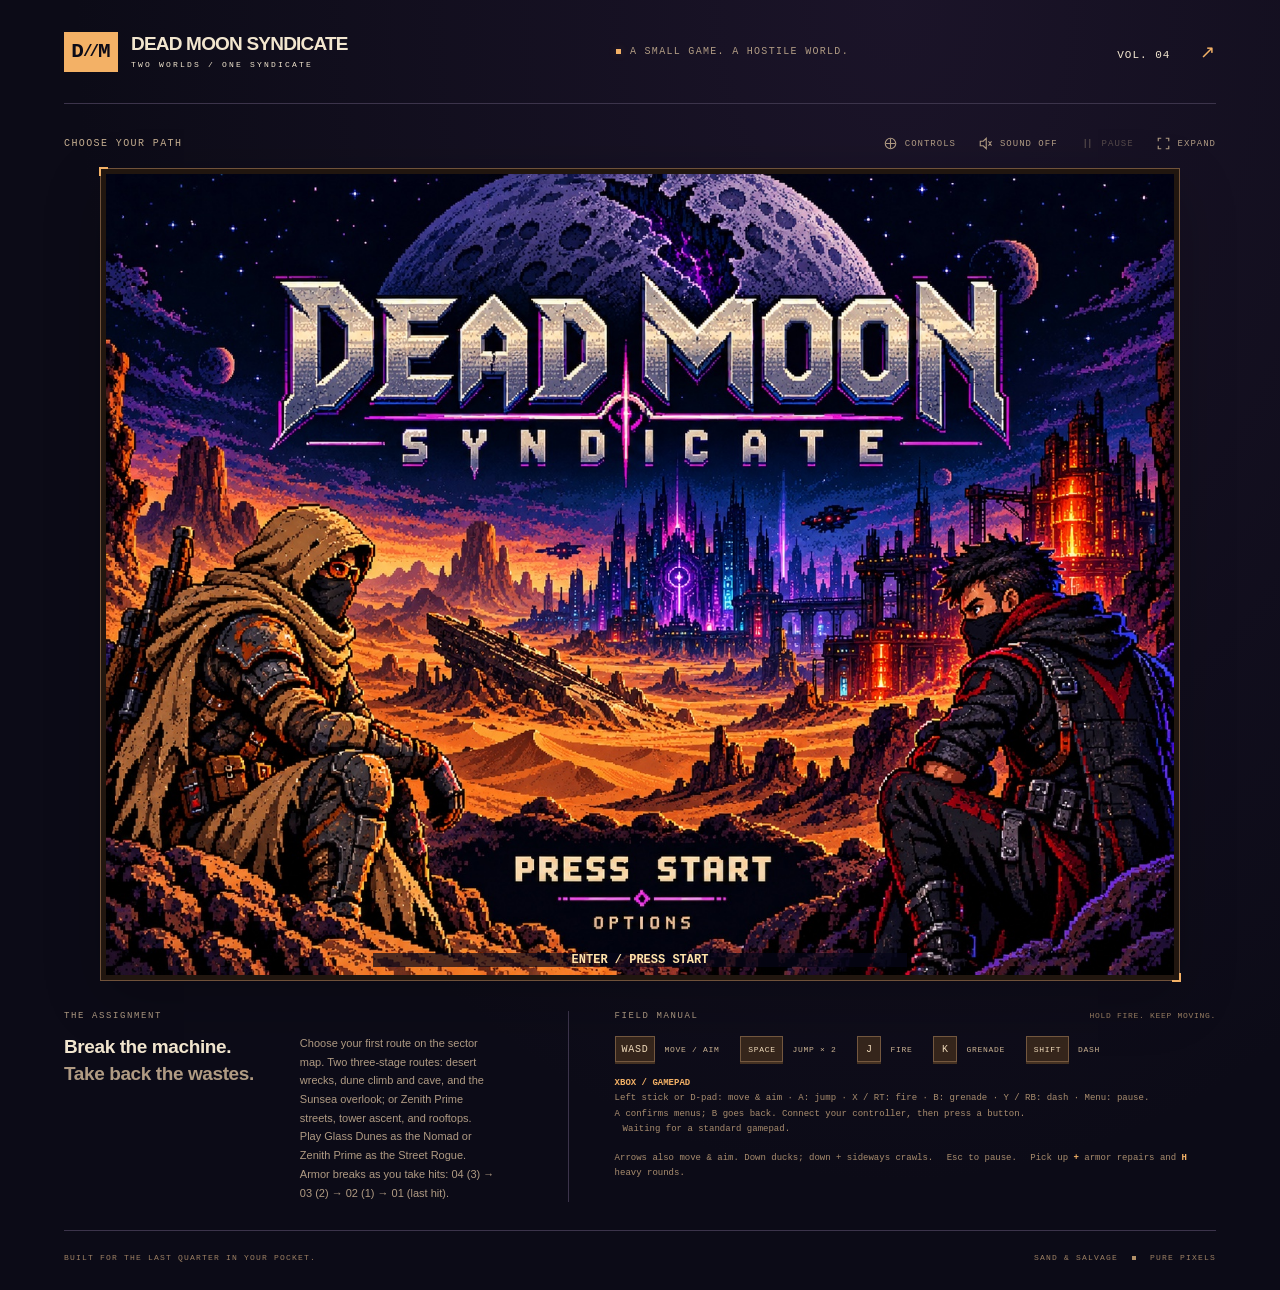
<file: index.html>
<!doctype html>
<html lang="en">
<head>
  <meta charset="utf-8">
  <meta name="viewport" content="width=device-width, initial-scale=1, viewport-fit=cover">
  <meta name="theme-color" content="#1d1713">
  <meta name="description" content="Two playable paths in a pixel-art run-and-gun. Explore Glass Dunes as the Nomad or Zenith Prime as the Street Rogue.">
  <title>DEAD MOON SYNDICATE — Choose Your Path</title>
  <link rel="icon" href="data:image/svg+xml,%3Csvg xmlns='http://www.w3.org/2000/svg' viewBox='0 0 32 32'%3E%3Cpath fill='%231d1713' d='M0 0h32v32H0z'/%3E%3Cpath fill='%23f3b166' d='M7 7h13v4h5v10h-5v4H7zm5 5v8h7v-8z'/%3E%3C/svg%3E">
  <link rel="stylesheet" href="style.css?v=10-dunes2">
  <script src="armor.js?v=10-dunes2" defer></script>
  <script src="art.js?v=10-dunes2" defer></script>
  <script src="zenith.js?v=10-dunes2" defer></script>
  <script src="dunes.js?v=10-dunes2" defer></script>
  <script src="game.js?v=11-gamepad" defer></script>
</head>
<body data-mode="menu">
  <header class="masthead">
    <a class="wordmark" href="./" aria-label="DEAD MOON SYNDICATE home"><span class="mark">D<span>//</span>M</span><span>DEAD MOON SYNDICATE<span class="edition">TWO WORLDS / ONE SYNDICATE</span></span></a>
    <div class="head-note"><span class="status-dot"></span> A SMALL GAME. A HOSTILE WORLD.</div>
    <span class="build">VOL. 04 <span>↗</span></span>
  </header>
  <main>
    <div class="stage-heading"><span id="stage-name">CHOOSE YOUR PATH</span><div class="stage-actions"><button id="touch-toggle" title="Show touch controls" aria-label="Show touch controls" aria-pressed="false"><svg viewBox="0 0 20 20" aria-hidden="true"><circle cx="10" cy="10" r="7"/><path d="M10 4v12M4 10h12"/></svg><span>CONTROLS</span></button><button id="sound" title="Toggle sound (M)" aria-label="Enable sound" aria-pressed="false"><svg viewBox="0 0 20 20" aria-hidden="true"><path d="M3 7h4l4-4v14l-4-4H3zM14 7l4 6m0-6-4 6"/></svg><span>SOUND OFF</span></button><button id="pause" title="Pause game (Esc)" aria-label="Pause game"><svg viewBox="0 0 20 20" aria-hidden="true"><path d="M7 4v12M13 4v12"/></svg><span>PAUSE</span></button><button id="fullscreen" title="Fullscreen" aria-label="Enter fullscreen"><svg viewBox="0 0 20 20" aria-hidden="true"><path d="M7 3H3v4m10-4h4v4M3 13v4h4m10-4v4h-4"/></svg><span>EXPAND</span></button></div></div>
    <section class="game-shell" id="game-shell" aria-label="DEAD MOON SYNDICATE arcade game">
      <div class="screen" id="screen">
        <canvas id="game" width="1280" height="720" tabindex="0" aria-label="Side-scrolling shooter. Move and aim with WASD or arrow keys. Down ducks, down-diagonals crawl. Jump with Space, fire with J, and throw a grenade with K."></canvas>
        <div class="scanlines" aria-hidden="true"></div>
        <div id="intro" class="art-screen overlay">
          <img src="assets/title-dead-moon.jpg" alt="Dead Moon Syndicate. A cracked moon over desert ruins and a neon city, with the Nomad and Street Rogue." fetchpriority="high">
          <button id="start" class="art-hit start-hit" aria-label="Start game"><span class="sr-only">START GAME</span></button>
          <button id="options" class="art-hit options-hit" aria-label="Options"><span class="sr-only">OPTIONS</span></button>
          <div id="load-status" role="status">LOADING ASSETS…</div>
        </div>
        <div id="sector-map" class="art-screen overlay" hidden>
          <img src="assets/sector-map.jpg" alt="Sector navigation tablet. Routes lead from the Glass Dunes to Zenith Prime and four locked future sectors.">
          <button id="route-dunes" class="art-hit route dunes selected" aria-pressed="true" aria-label="Select Glass Dunes, play as Nomad"><span class="route-badge" id="dunes-badge">NOMAD</span></button>
          <button id="route-city" class="art-hit route city" aria-pressed="false" aria-label="Select Zenith Prime, play as Street Rogue"><span class="city-route-name">ZENITH PRIME</span><span class="route-badge" id="city-badge">STREET ROGUE</span></button>
          <button id="deploy" class="art-hit confirm-hit" aria-label="Deploy to selected sector"><span class="sr-only">CONFIRM</span></button>
          <button id="map-back" class="art-hit back-hit" aria-label="Return to title"><span class="sr-only">BACK</span></button>
          <div class="map-instructions" id="route-status" role="status">GLASS DUNES · NOMAD · SELECT A ROUTE, THEN CONFIRM</div>
        </div>
        <div id="options-panel" class="modal overlay" hidden><div class="modal-content"><div class="eyebrow">DEAD MOON SYNDICATE</div><h2>Field settings</h2><p>WASD / arrows to move and aim · Space to double jump<br>Down to duck · Down + sideways to crawl<br>J to fire · K for grenade · Shift to dash<br>Esc to pause · M to toggle sound<br>On the map: ← / → to choose, Enter to deploy.<br>Four locked sectors are future destinations.</p><button id="option-sound" class="primary">SOUND: OFF</button><button id="options-back" class="text-button">BACK TO TITLE</button></div></div>
        <div id="modal" class="modal overlay" hidden>
          <div class="modal-content"><div class="eyebrow" id="modal-eyebrow">TRANSMISSION PAUSED</div><h2 id="modal-title">Take a breath.</h2><p id="modal-copy">The wastes can wait.</p><button id="resume" class="primary">BACK TO THE WASTES <span>↗</span></button><button id="return-map" class="text-button">SECTOR MAP</button><button id="restart" class="text-button">RESTART MISSION</button></div>
        </div>
        <div class="intro-bottom" id="intro-bottom" hidden><span>SECTOR 07 / EXTRACTION ZONE</span><span>NO SIGNAL. NO BACKUP.</span></div>
        <div id="live-region" class="sr-only" role="status" aria-live="polite"></div>
      </div>
      <div class="expanded-tools"><button id="expanded-pause" aria-label="Pause or resume">Ⅱ</button><button id="exit-expanded" aria-label="Exit expanded view">✕</button></div>
      <div class="touch-controls" id="touch-controls" aria-label="Touch game controls"><div class="touch-move"><div id="direction-stick" class="direction-stick" role="group" tabindex="0" aria-label="Eight-way movement and aiming circle" aria-describedby="stick-help" data-direction="0,0"><span data-dir="0,-1" style="--x:50%;--y:13%">▲</span><span data-dir="1,-1" style="--x:77%;--y:23%">↗</span><span data-dir="1,0" style="--x:87%;--y:50%">▶</span><span data-dir="1,1" style="--x:77%;--y:77%">↘</span><span data-dir="0,1" style="--x:50%;--y:87%">▼</span><span data-dir="-1,1" style="--x:23%;--y:77%">↙</span><span data-dir="-1,0" style="--x:13%;--y:50%">◀</span><span data-dir="-1,-1" style="--x:23%;--y:23%">↖</span><i class="stick-thumb" aria-hidden="true"></i></div><small id="stick-status">MOVE / AIM</small><span id="stick-help" class="sr-only">Drag in eight directions. Sideways runs. Down ducks. Down-diagonals crawl and fire forward. In the air, down aims downward. Release to stop. Keyboard: WASD or arrow keys.</span></div><div class="touch-action"><button data-control="dash" class="dash" aria-label="Dash"><span>»</span><small>DASH</small></button><button data-control="grenade" class="grenade" aria-label="Throw grenade"><span>✦</span><small>GRENADE</small></button><button data-control="jump" aria-label="Jump"><span>↑</span><small>JUMP</small></button><button data-control="fire" class="fire" aria-label="Fire weapon"><span>◎</span><small>FIRE</small></button></div></div>
    </section>
    <section class="briefing"><div class="mission"><div class="label">THE ASSIGNMENT</div><p id="mission-title">Break the machine.<br><span>Take back the wastes.</span></p><div class="mission-description">Choose your first route on the sector map. Two three-stage routes: desert wrecks, dune climb and cave, and the Sunsea overlook; or Zenith Prime streets, tower ascent, and rooftops. Play Glass Dunes as the Nomad or Zenith Prime as the Street Rogue. Armor breaks as you take hits: 04 (3) → 03 (2) → 02 (1) → 01 (last hit).</div></div><div class="field-guide"><div class="guide-top"><span class="label">FIELD MANUAL</span><span class="guide-note">HOLD FIRE. KEEP MOVING.</span></div><div class="keys"><div><span class="key-pair"><kbd>WASD</kbd></span><span>MOVE / AIM</span></div><div><kbd class="wide">SPACE</kbd><span>JUMP × 2</span></div><div><kbd>J</kbd><span>FIRE</span></div><div><kbd>K</kbd><span>GRENADE</span></div><div><kbd class="wide">SHIFT</kbd><span>DASH</span></div></div><p class="touch-guide">Drag the <b>CIRCLE</b> to move and aim. <b>DOWN</b> ducks; down-diagonals <b>CRAWL</b>.<br>Hold <b>FIRE</b> with your other thumb. <b>JUMP</b> twice to double jump; aim down in the air.<br><span>Turn your phone sideways for a wider view.</span></p><p class="alternate"><b>XBOX / GAMEPAD</b><br>Left stick or D-pad: move &amp; aim · A: jump · X / RT: fire · B: grenade · Y / RB: dash · Menu: pause.<br>A confirms menus; B goes back. Connect your controller, then press a button.<br><span id="controller-status" role="status">Waiting for a standard gamepad.</span></p><p class="alternate">Arrows also move &amp; aim. Down ducks; down + sideways crawls. <span>Esc to pause.</span> Pick up <b>+</b> armor repairs and <b>H</b> heavy rounds.</p></div></section>
  </main>
  <footer><span>BUILT FOR THE LAST QUARTER IN YOUR POCKET.</span><span>SAND & SALVAGE <i></i> PURE PIXELS</span></footer>
</body>
</html>
</file>
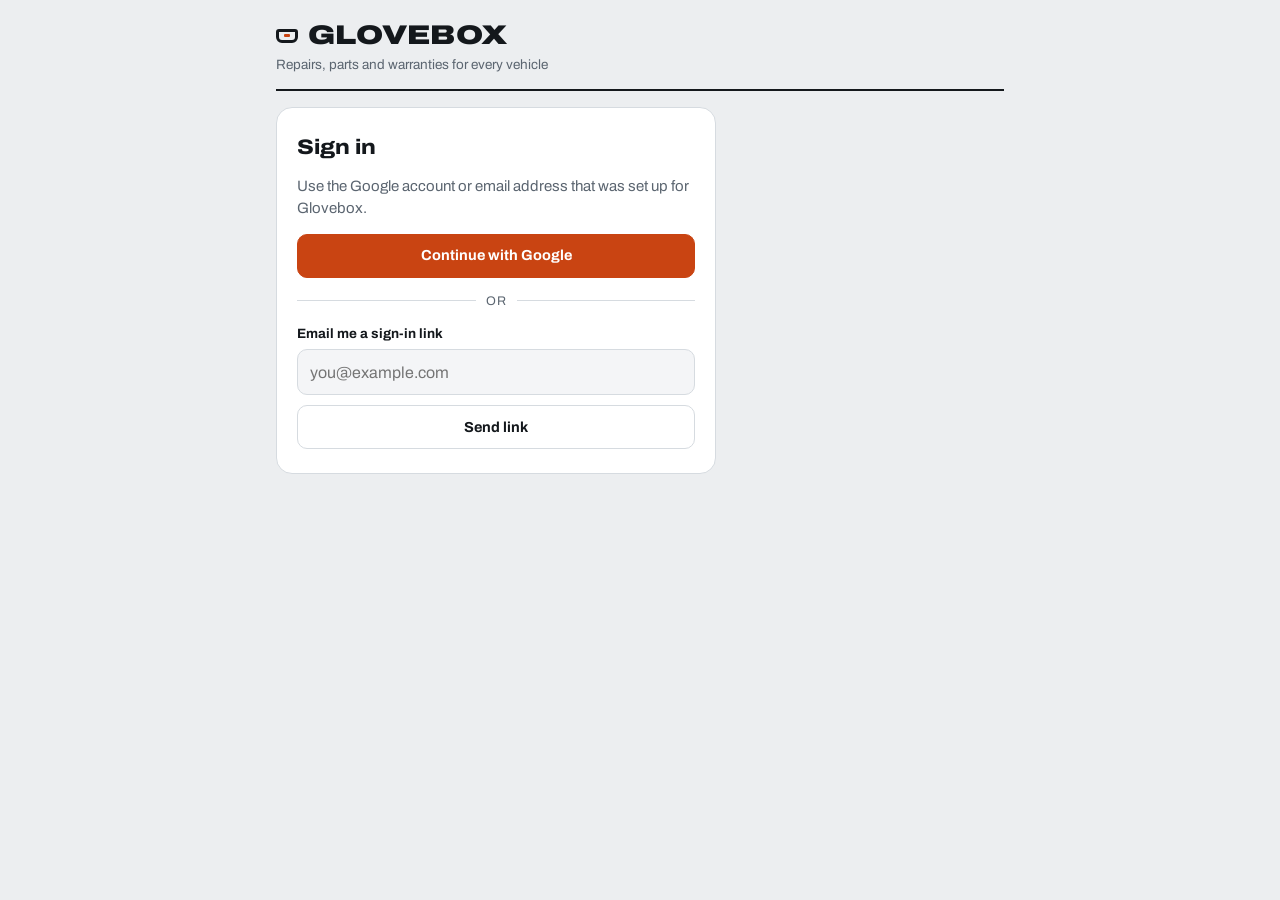
<file: glovebox/index.html>
<!DOCTYPE html>
<html lang="en">
<head>
<meta charset="utf-8">
<meta name="viewport" content="width=device-width, initial-scale=1">
<title>Glovebox Vehicle History</title>
<meta name="description" content="Keep every repair, part, receipt and warranty for each vehicle in one place.">
<meta name="theme-color" content="#ECEEF0" media="(prefers-color-scheme: light)">
<meta name="theme-color" content="#0E1114" media="(prefers-color-scheme: dark)">
<meta name="mobile-web-app-capable" content="yes">
<meta name="apple-mobile-web-app-title" content="Glovebox">
<link rel="manifest" href="manifest.webmanifest">
<link rel="icon" type="image/png" sizes="192x192" href="icons/icon-192.png">
<link rel="apple-touch-icon" href="icons/apple-touch-icon.png">
<link rel="preconnect" href="https://fonts.googleapis.com">
<link rel="preconnect" href="https://fonts.gstatic.com" crossorigin>
<link href="https://fonts.googleapis.com/css2?family=Archivo:wdth,wght@62..125,400..900&family=IBM+Plex+Mono:wght@500;600&display=swap" rel="stylesheet">
<link rel="stylesheet" href="style.css">
</head>
<body>
<div id="app"><p class="pad muted">Opening your glovebox…</p></div>
<nav id="tabs" aria-label="Sections" hidden></nav>
<input type="file" id="snapInput" class="vh" accept="image/*" capture="environment" tabindex="-1" aria-hidden="true">
<div id="sheets"></div>
<div id="toast" role="status" aria-live="polite"></div>
<noscript><p style="padding:16px">Glovebox needs JavaScript to run.</p></noscript>
<script src="config.js"></script>
<script src="vendor/firebase-app-compat-12.19.0.js"></script>
<script src="vendor/firebase-auth-compat-12.19.0.js"></script>
<script src="vendor/firebase-firestore-compat-12.19.0.js"></script>
<script src="vehicles-data.js"></script>
<script src="app.js"></script>
</body>
</html>
</file>
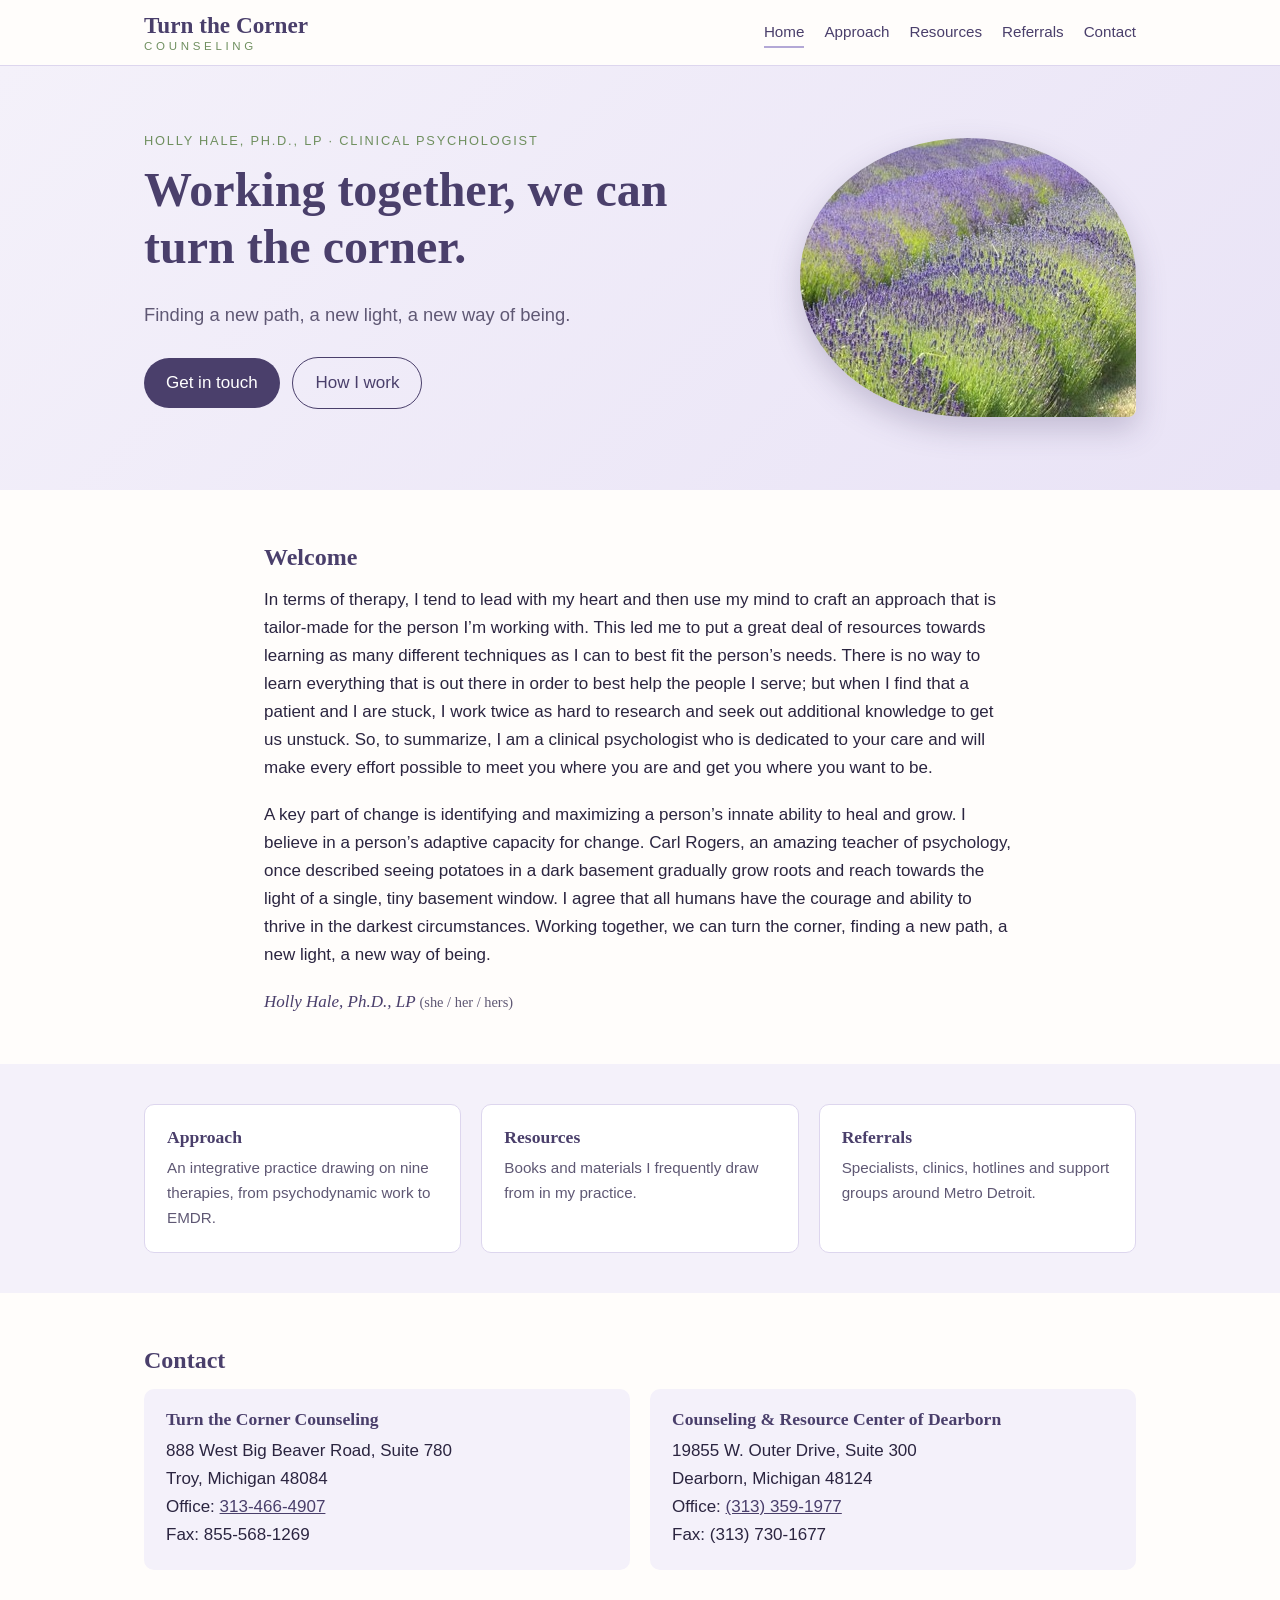
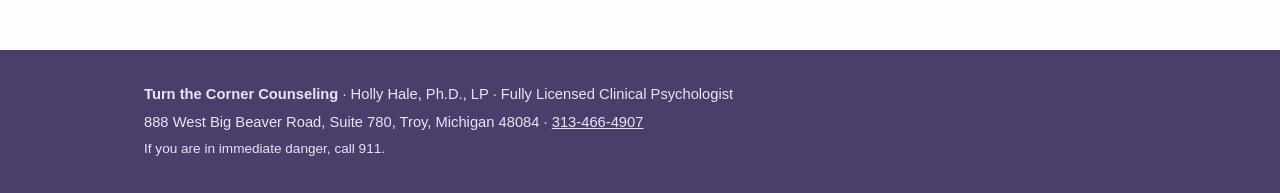
<file: turnthecorner/index.html>
<!DOCTYPE html>
<html lang="en">
<head>
<meta charset="utf-8">
<meta name="viewport" content="width=device-width, initial-scale=1">
<title>Turn the Corner Counseling | Holly Hale, Ph.D., LP</title>
<meta name="description" content="Turn the Corner Counseling: Holly Hale, Ph.D., LP, a fully licensed clinical psychologist in Troy and Dearborn, Michigan.">
<link rel="stylesheet" href="style.css">
</head>
<body>
<a class="skip" href="#main">Skip to content</a>
<header class="site-header">
  <div class="wrap header-inner">
    <a class="brand" href="index.html">
      <span class="brand-name">Turn the Corner</span>
      <span class="brand-sub">Counseling</span>
    </a>
    <nav aria-label="Main"><ul><li><a href="index.html" aria-current="page">Home</a></li><li><a href="approach.html">Approach</a></li><li><a href="resources.html">Resources</a></li><li><a href="referrals.html">Referrals</a></li><li><a href="index.html#contact">Contact</a></li></ul></nav>
  </div>
</header>
<main id="main">

<section class="hero">
  <div class="wrap hero-inner">
    <div>
      <p class="eyebrow">Holly Hale, Ph.D., LP &middot; Clinical Psychologist</p>
      <h1>Working together, we can turn the corner.</h1>
      <p class="lede">Finding a new path, a new light, a new way of being.</p>
      <p><a class="button" href="#contact">Get in touch</a> <a class="button ghost" href="approach.html">How I work</a></p>
    </div>
    <img class="hero-photo" src="lavender-field.jpg" width="336" height="279" alt="Rows of lavender in bloom">
  </div>
</section>

<section class="wrap prose">
  <h2>Welcome</h2>
  <p>In terms of therapy, I tend to lead with my heart and then use my mind to craft an approach that is tailor-made for the person I&rsquo;m working with. This led me to put a great deal of resources towards learning as many different techniques as I can to best fit the person&rsquo;s needs. There is no way to learn everything that is out there in order to best help the people I serve; but when I find that a patient and I are stuck, I work twice as hard to research and seek out additional knowledge to get us unstuck. So, to summarize, I am a clinical psychologist who is dedicated to your care and will make every effort possible to meet you where you are and get you where you want to be.</p>
  <p>A key part of change is identifying and maximizing a person&rsquo;s innate ability to heal and grow. I believe in a person&rsquo;s adaptive capacity for change. Carl Rogers, an amazing teacher of psychology, once described seeing potatoes in a dark basement gradually grow roots and reach towards the light of a single, tiny basement window. I agree that all humans have the courage and ability to thrive in the darkest circumstances. Working together, we can turn the corner, finding a new path, a new light, a new way of being.</p>
  <p class="signature">Holly Hale, Ph.D., LP <span>(she / her / hers)</span></p>
</section>

<section class="band">
  <div class="wrap cards">
    <a class="card" href="approach.html"><h3>Approach</h3><p>An integrative practice drawing on nine therapies, from psychodynamic work to EMDR.</p></a>
    <a class="card" href="resources.html"><h3>Resources</h3><p>Books and materials I frequently draw from in my practice.</p></a>
    <a class="card" href="referrals.html"><h3>Referrals</h3><p>Specialists, clinics, hotlines and support groups around Metro Detroit.</p></a>
  </div>
</section>

<section class="wrap" id="contact">
  <h2>Contact</h2>
  <div class="contact-grid">
    <address>
      <h3>Turn the Corner Counseling</h3>
      888 West Big Beaver Road, Suite 780<br>
      Troy, Michigan 48084<br>
      Office: <a href="tel:+13134664907">313-466-4907</a><br>
      Fax: 855-568-1269
    </address>
    <address>
      <h3>Counseling &amp; Resource Center of Dearborn</h3>
      19855 W. Outer Drive, Suite 300<br>
      Dearborn, Michigan 48124<br>
      Office: <a href="tel:+13133591977">(313) 359-1977</a><br>
      Fax: (313) 730-1677
    </address>
  </div>
</section>

</main>
<footer class="site-footer">
  <div class="wrap">
    <p><strong>Turn the Corner Counseling</strong> &middot; Holly Hale, Ph.D., LP &middot; Fully Licensed Clinical Psychologist</p>
    <p>888 West Big Beaver Road, Suite 780, Troy, Michigan 48084 &middot; <a href="tel:+13134664907">313-466-4907</a></p>
    <p class="fine">If you are in immediate danger, call 911.</p>
  </div>
</footer>
</body>
</html>
</file>
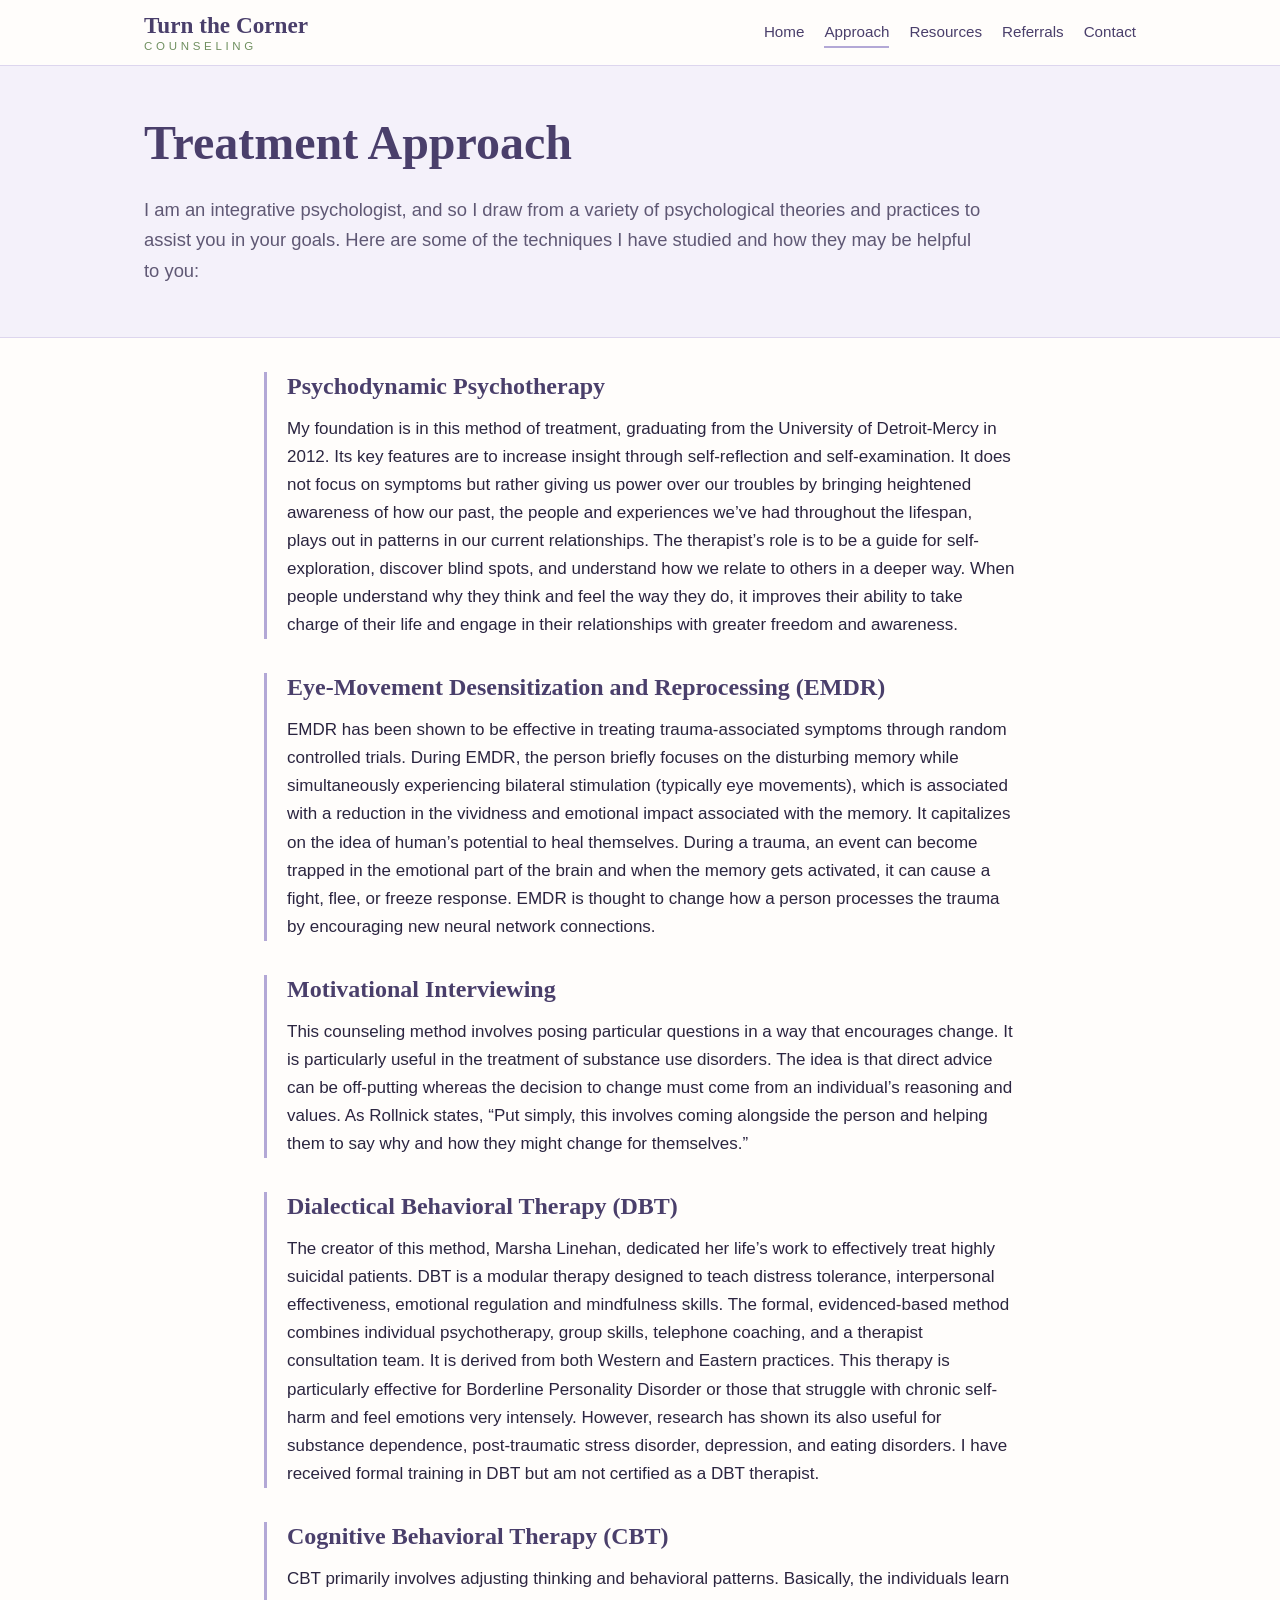
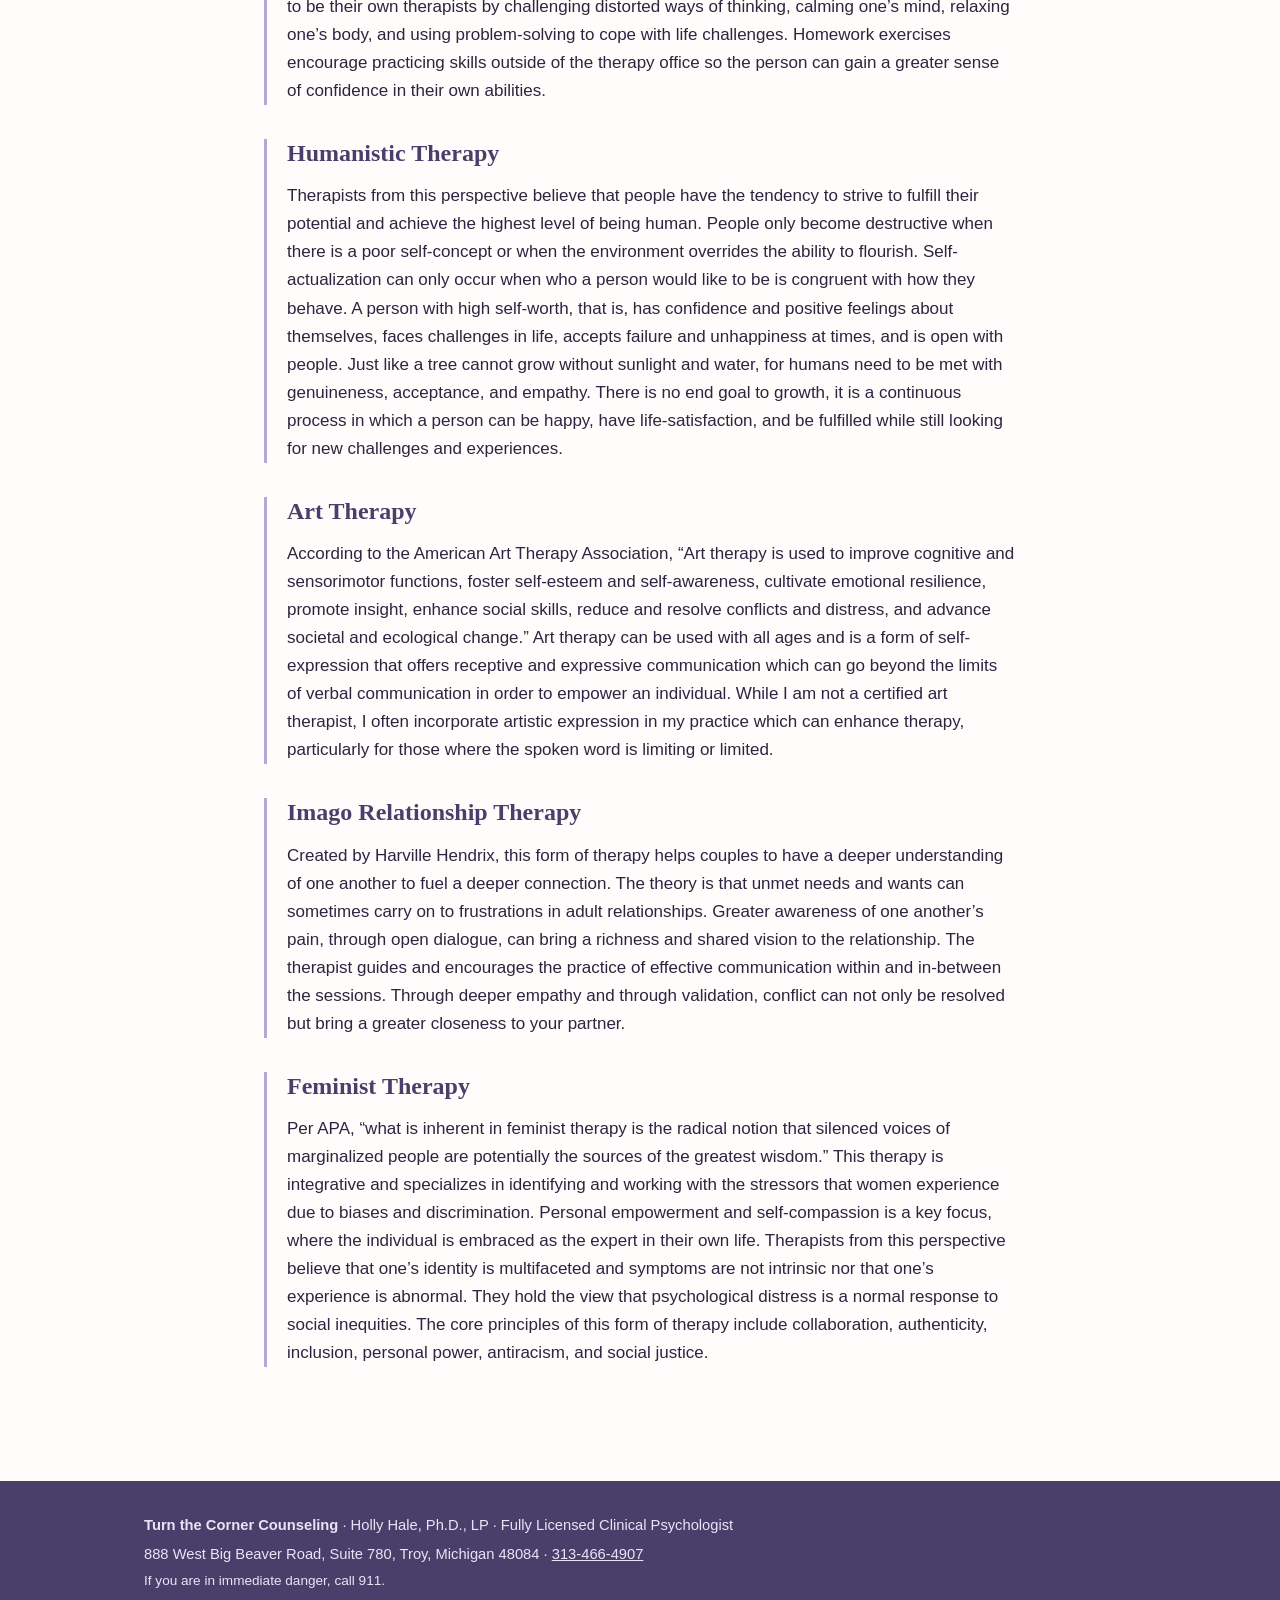
<file: turnthecorner/approach.html>
<!DOCTYPE html>
<html lang="en">
<head>
<meta charset="utf-8">
<meta name="viewport" content="width=device-width, initial-scale=1">
<title>Treatment Approach | Turn the Corner Counseling</title>
<meta name="description" content="The therapies Holly Hale, Ph.D., LP draws from: psychodynamic, EMDR, motivational interviewing, DBT, CBT, humanistic, art, Imago and feminist therapy.">
<link rel="stylesheet" href="style.css">
</head>
<body>
<a class="skip" href="#main">Skip to content</a>
<header class="site-header">
  <div class="wrap header-inner">
    <a class="brand" href="index.html">
      <span class="brand-name">Turn the Corner</span>
      <span class="brand-sub">Counseling</span>
    </a>
    <nav aria-label="Main"><ul><li><a href="index.html">Home</a></li><li><a href="approach.html" aria-current="page">Approach</a></li><li><a href="resources.html">Resources</a></li><li><a href="referrals.html">Referrals</a></li><li><a href="index.html#contact">Contact</a></li></ul></nav>
  </div>
</header>
<main id="main">
<section class="page-head"><div class="wrap"><h1>Treatment Approach</h1><p class="lede">I am an integrative psychologist, and so I draw from a variety of psychological theories and practices to assist you in your goals. Here are some of the techniques I have studied and how they may be helpful to you:</p></div></section>
<section class="wrap prose">
<article class="modality"><h2>Psychodynamic Psychotherapy</h2><p>My foundation is in this method of treatment, graduating from the University of Detroit-Mercy in 2012. Its key features are to increase insight through self-reflection and self-examination. It does not focus on symptoms but rather giving us power over our troubles by bringing heightened awareness of how our past, the people and experiences we’ve had throughout the lifespan, plays out in patterns in our current relationships. The therapist’s role is to be a guide for self-exploration, discover blind spots, and understand how we relate to others in a deeper way. When people understand why they think and feel the way they do, it improves their ability to take charge of their life and engage in their relationships with greater freedom and awareness.</p></article>
<article class="modality"><h2>Eye-Movement Desensitization and Reprocessing (EMDR)</h2><p>EMDR has been shown to be effective in treating trauma-associated symptoms through random controlled trials. During EMDR, the person briefly focuses on the disturbing memory while simultaneously experiencing bilateral stimulation (typically eye movements), which is associated with a reduction in the vividness and emotional impact associated with the memory. It capitalizes on the idea of human’s potential to heal themselves. During a trauma, an event can become trapped in the emotional part of the brain and when the memory gets activated, it can cause a fight, flee, or freeze response. EMDR is thought to change how a person processes the trauma by encouraging new neural network connections.</p></article>
<article class="modality"><h2>Motivational Interviewing</h2><p>This counseling method involves posing particular questions in a way that encourages change. It is particularly useful in the treatment of substance use disorders. The idea is that direct advice can be off-putting whereas the decision to change must come from an individual’s reasoning and values. As Rollnick states, “Put simply, this involves coming alongside the person and helping them to say why and how they might change for themselves.”</p></article>
<article class="modality"><h2>Dialectical Behavioral Therapy (DBT)</h2><p>The creator of this method, Marsha Linehan, dedicated her life’s work to effectively treat highly suicidal patients. DBT is a modular therapy designed to teach distress tolerance, interpersonal effectiveness, emotional regulation and mindfulness skills. The formal, evidenced-based method combines individual psychotherapy, group skills, telephone coaching, and a therapist consultation team. It is derived from both Western and Eastern practices. This therapy is particularly effective for Borderline Personality Disorder or those that struggle with chronic self-harm and feel emotions very intensely. However, research has shown its also useful for substance dependence, post-traumatic stress disorder, depression, and eating disorders. I have received formal training in DBT but am not certified as a DBT therapist.</p></article>
<article class="modality"><h2>Cognitive Behavioral Therapy (CBT)</h2><p>CBT primarily involves adjusting thinking and behavioral patterns. Basically, the individuals learn to be their own therapists by challenging distorted ways of thinking, calming one’s mind, relaxing one’s body, and using problem-solving to cope with life challenges. Homework exercises encourage practicing skills outside of the therapy office so the person can gain a greater sense of confidence in their own abilities.</p></article>
<article class="modality"><h2>Humanistic Therapy</h2><p>Therapists from this perspective believe that people have the tendency to strive to fulfill their potential and achieve the highest level of being human. People only become destructive when there is a poor self-concept or when the environment overrides the ability to flourish. Self-actualization can only occur when who a person would like to be is congruent with how they behave. A person with high self-worth, that is, has confidence and positive feelings about themselves, faces challenges in life, accepts failure and unhappiness at times, and is open with people. Just like a tree cannot grow without sunlight and water, for humans need to be met with genuineness, acceptance, and empathy. There is no end goal to growth, it is a continuous process in which a person can be happy, have life-satisfaction, and be fulfilled while still looking for new challenges and experiences.</p></article>
<article class="modality"><h2>Art Therapy</h2><p>According to the American Art Therapy Association, “Art therapy is used to improve cognitive and sensorimotor functions, foster self-esteem and self-awareness, cultivate emotional resilience, promote insight, enhance social skills, reduce and resolve conflicts and distress, and advance societal and ecological change.” Art therapy can be used with all ages and is a form of self-expression that offers receptive and expressive communication which can go beyond the limits of verbal communication in order to empower an individual. While I am not a certified art therapist, I often incorporate artistic expression in my practice which can enhance therapy, particularly for those where the spoken word is limiting or limited.</p></article>
<article class="modality"><h2>Imago Relationship Therapy</h2><p>Created by Harville Hendrix, this form of therapy helps couples to have a deeper understanding of one another to fuel a deeper connection. The theory is that unmet needs and wants can sometimes carry on to frustrations in adult relationships. Greater awareness of one another’s pain, through open dialogue, can bring a richness and shared vision to the relationship. The therapist guides and encourages the practice of effective communication within and in-between the sessions. Through deeper empathy and through validation, conflict can not only be resolved but bring a greater closeness to your partner.</p></article>
<article class="modality"><h2>Feminist Therapy</h2><p>Per APA, “what is inherent in feminist therapy is the radical notion that silenced voices of marginalized people are potentially the sources of the greatest wisdom.” This therapy is integrative and specializes in identifying and working with the stressors that women experience due to biases and discrimination. Personal empowerment and self-compassion is a key focus, where the individual is embraced as the expert in their own life. Therapists from this perspective believe that one’s identity is multifaceted and symptoms are not intrinsic nor that one’s experience is abnormal. They hold the view that psychological distress is a normal response to social inequities. The core principles of this form of therapy include collaboration, authenticity, inclusion, personal power, antiracism, and social justice.</p></article>
</section>
</main>
<footer class="site-footer">
  <div class="wrap">
    <p><strong>Turn the Corner Counseling</strong> &middot; Holly Hale, Ph.D., LP &middot; Fully Licensed Clinical Psychologist</p>
    <p>888 West Big Beaver Road, Suite 780, Troy, Michigan 48084 &middot; <a href="tel:+13134664907">313-466-4907</a></p>
    <p class="fine">If you are in immediate danger, call 911.</p>
  </div>
</footer>
</body>
</html>
</file>
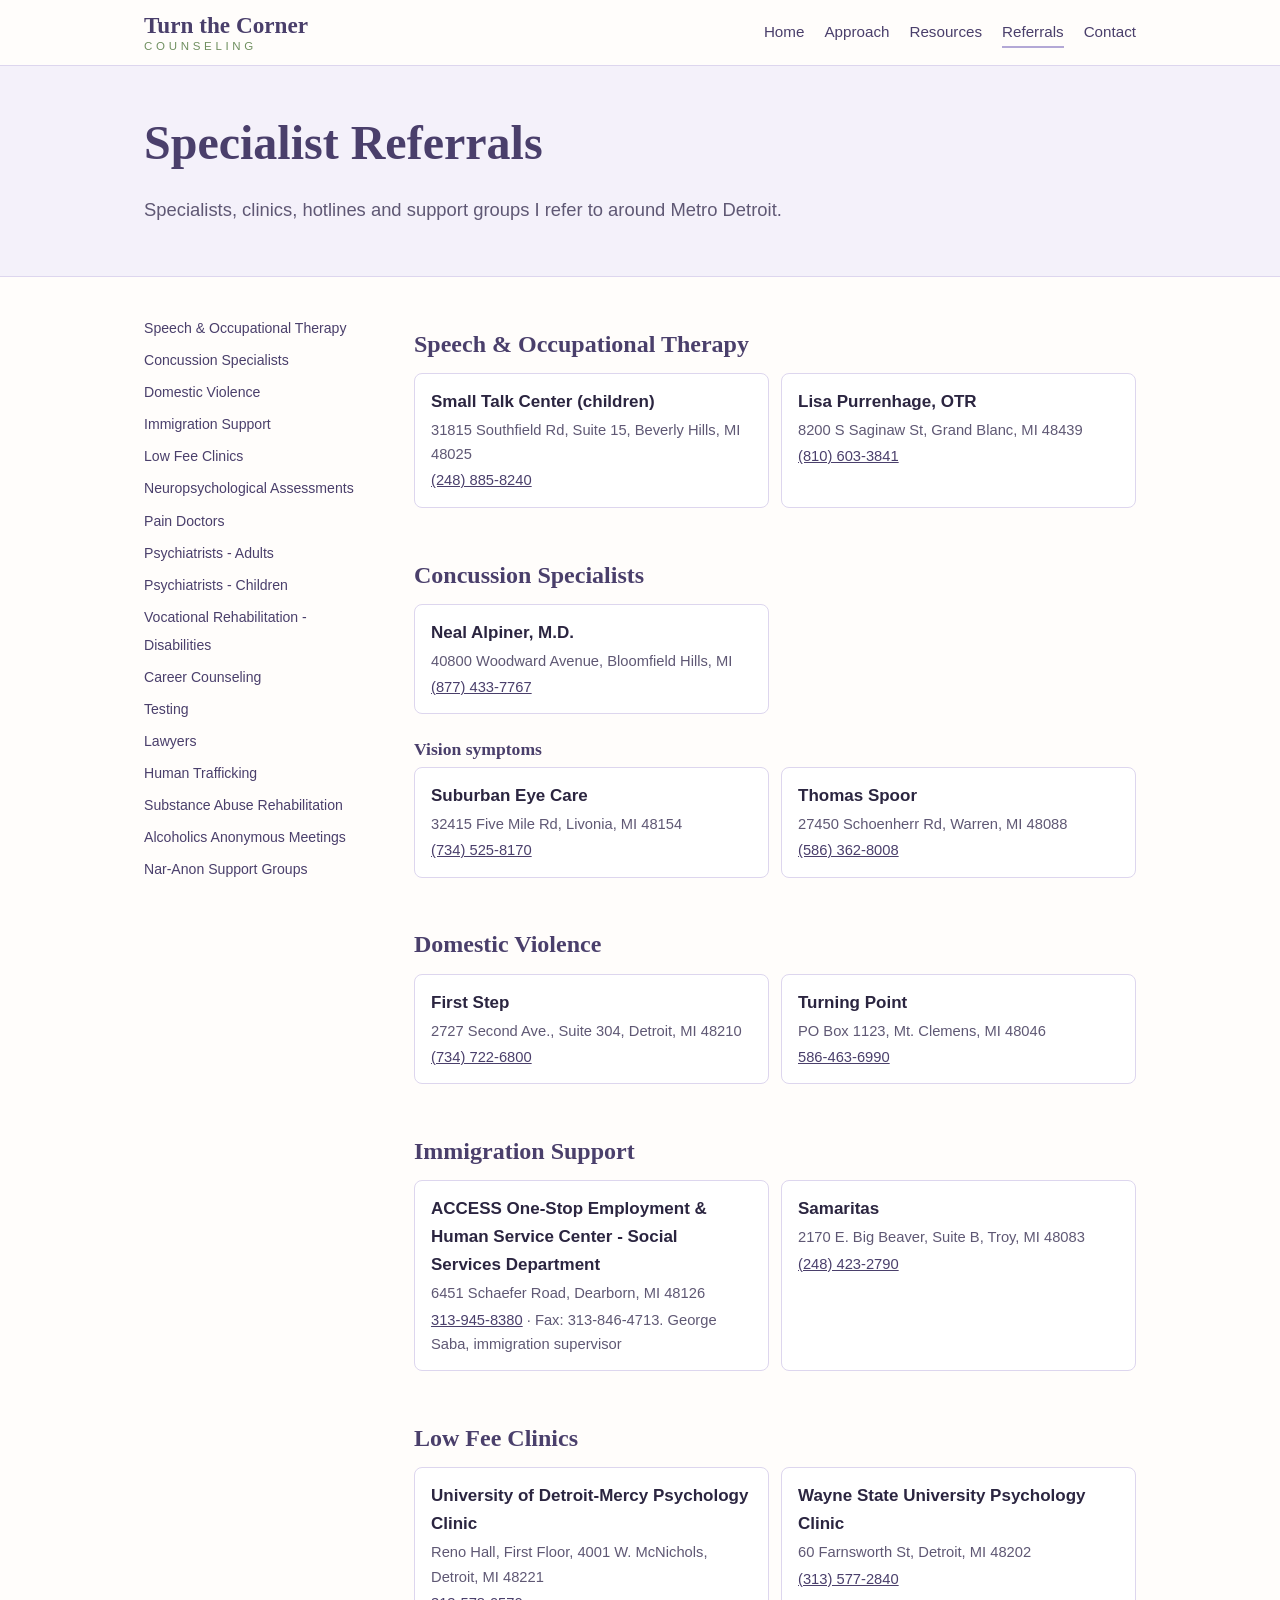
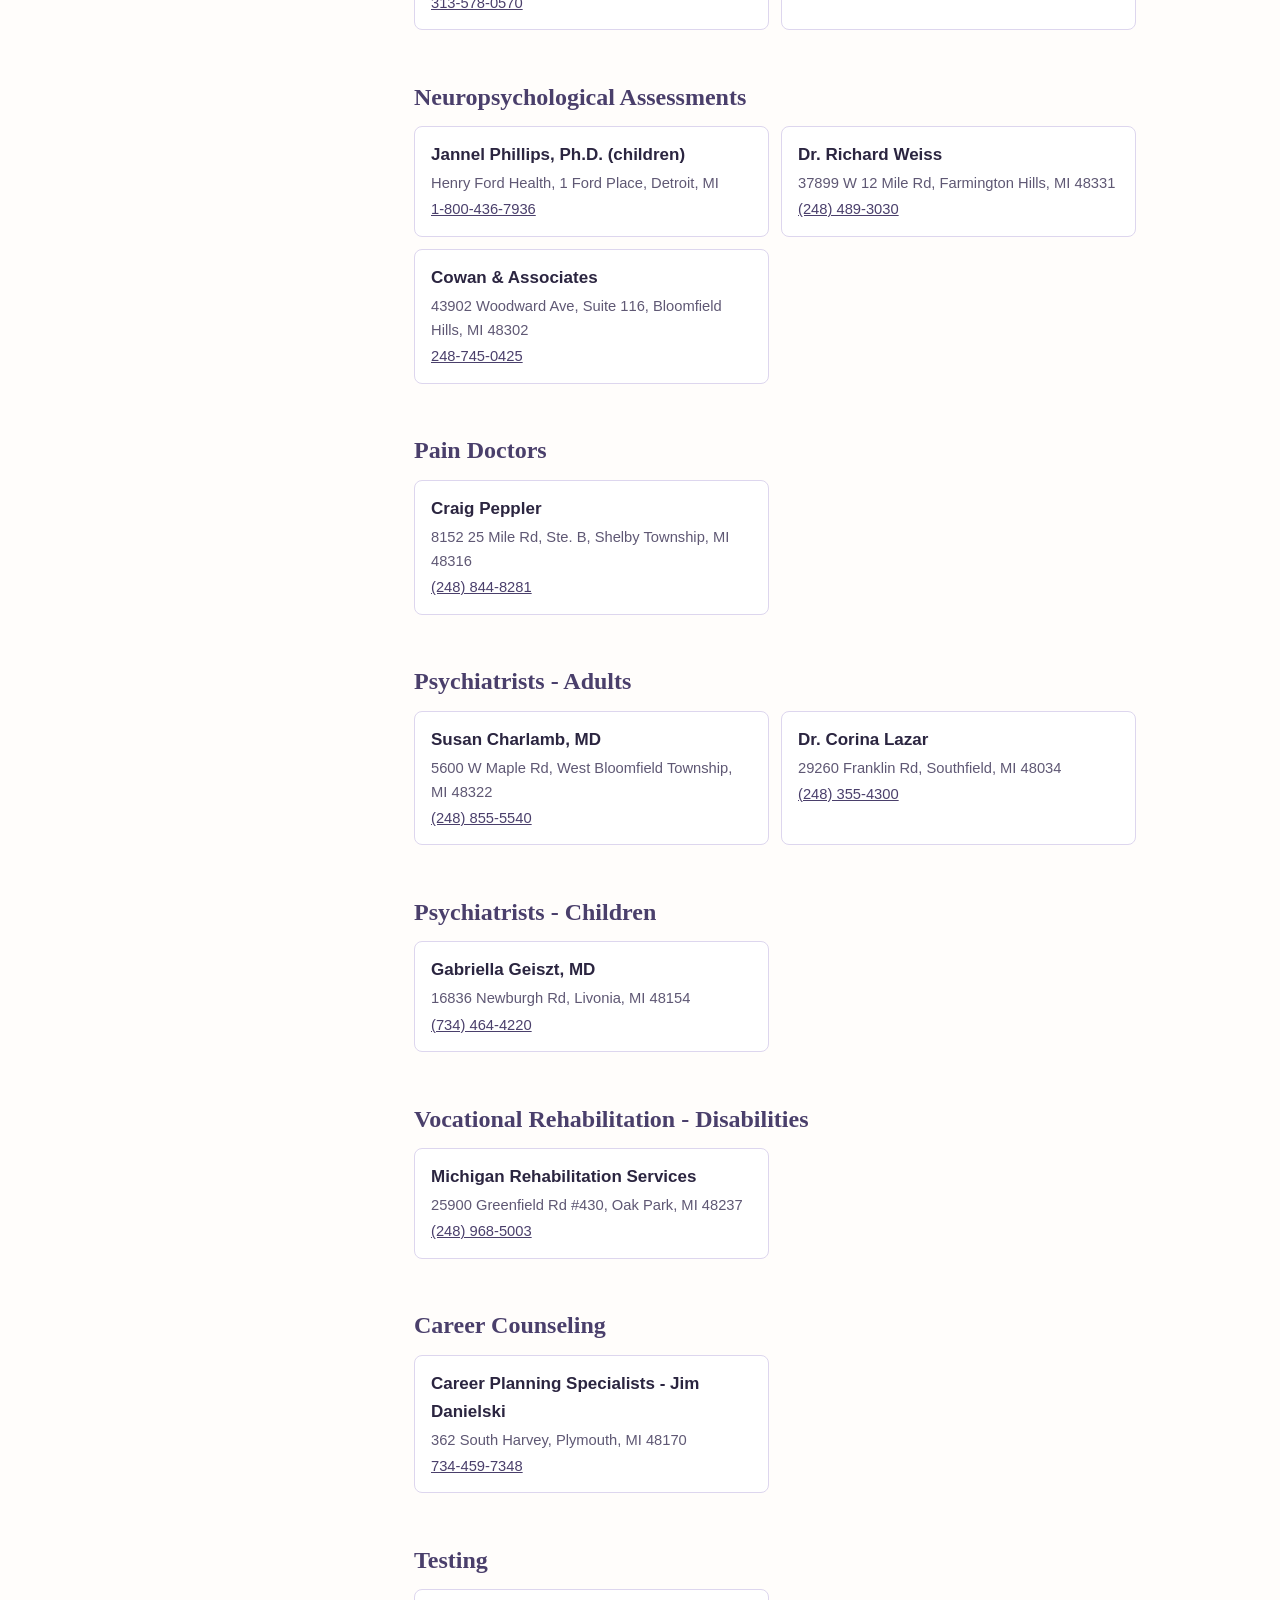
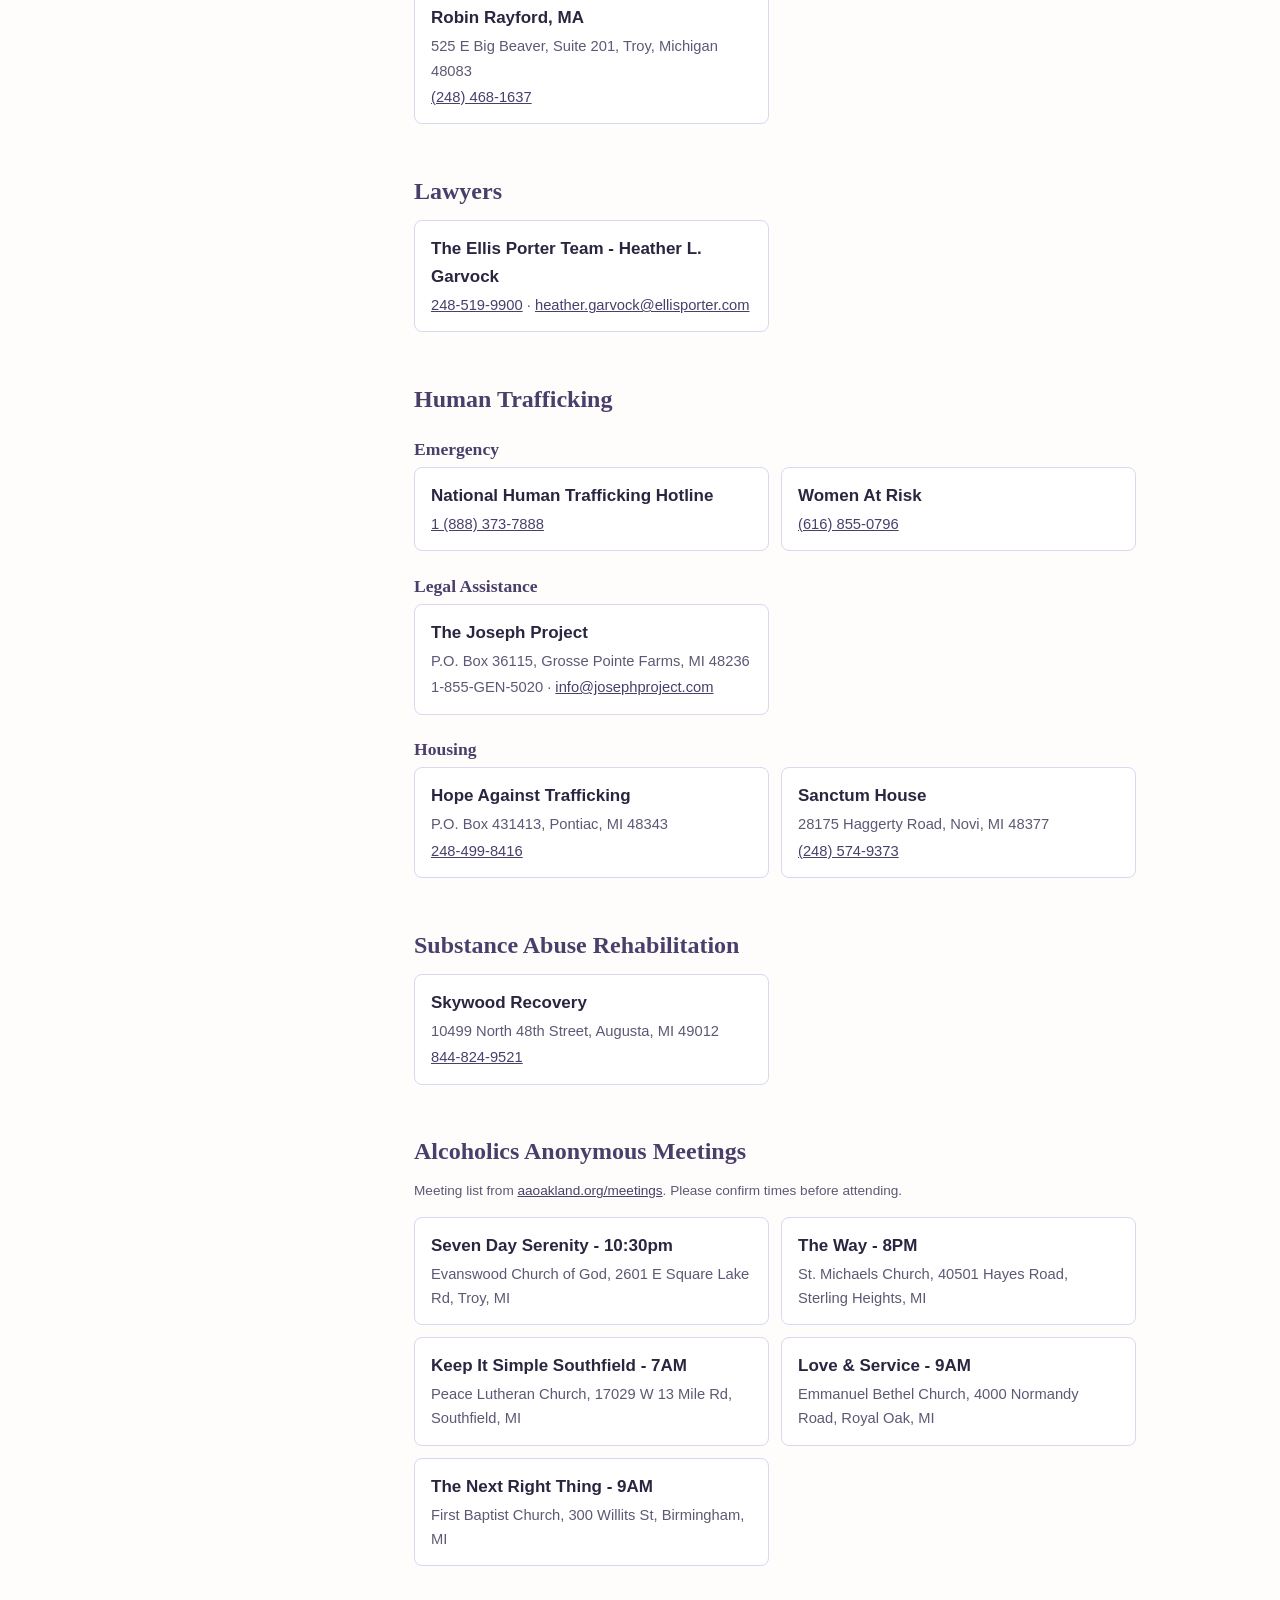
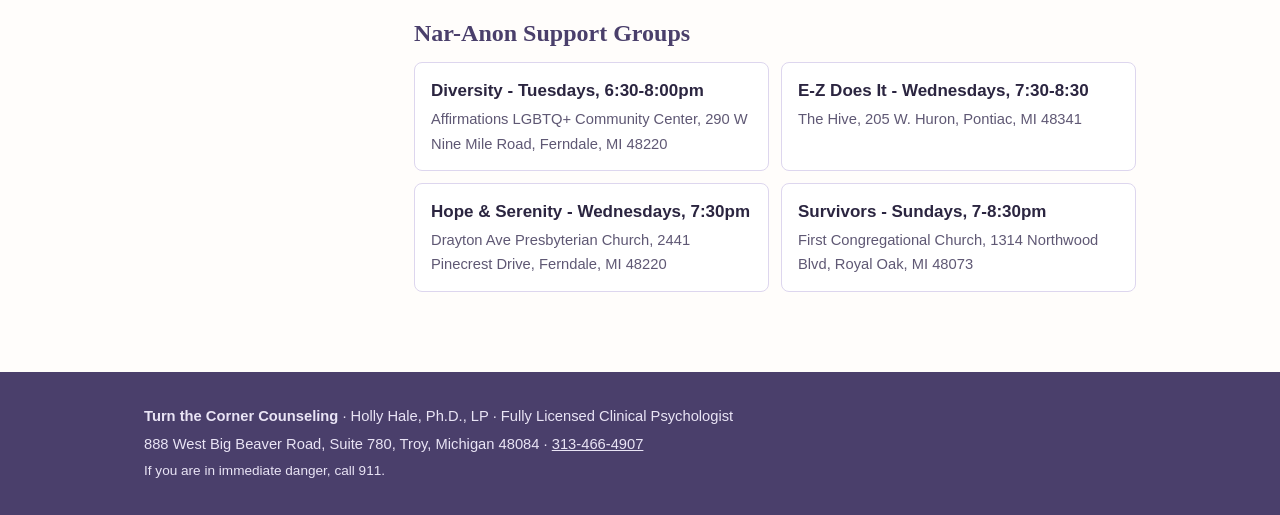
<file: turnthecorner/referrals.html>
<!DOCTYPE html>
<html lang="en">
<head>
<meta charset="utf-8">
<meta name="viewport" content="width=device-width, initial-scale=1">
<title>Specialist Referrals | Turn the Corner Counseling</title>
<meta name="description" content="Referral directory: psychiatrists, neuropsychological testing, low fee clinics, domestic violence and human trafficking support, AA and Nar-Anon meetings in Metro Detroit.">
<link rel="stylesheet" href="style.css">
</head>
<body>
<a class="skip" href="#main">Skip to content</a>
<header class="site-header">
  <div class="wrap header-inner">
    <a class="brand" href="index.html">
      <span class="brand-name">Turn the Corner</span>
      <span class="brand-sub">Counseling</span>
    </a>
    <nav aria-label="Main"><ul><li><a href="index.html">Home</a></li><li><a href="approach.html">Approach</a></li><li><a href="resources.html">Resources</a></li><li><a href="referrals.html" aria-current="page">Referrals</a></li><li><a href="index.html#contact">Contact</a></li></ul></nav>
  </div>
</header>
<main id="main">
<section class="page-head"><div class="wrap"><h1>Specialist Referrals</h1><p class="lede">Specialists, clinics, hotlines and support groups I refer to around Metro Detroit.</p></div></section>
<section class="wrap referrals">
<nav class="toc" aria-label="Referral categories"><ul><li><a href="#speech-occupational-therapy">Speech &amp; Occupational Therapy</a></li><li><a href="#concussion-specialists">Concussion Specialists</a></li><li><a href="#domestic-violence">Domestic Violence</a></li><li><a href="#immigration-support">Immigration Support</a></li><li><a href="#low-fee-clinics">Low Fee Clinics</a></li><li><a href="#neuropsychological-assessments">Neuropsychological Assessments</a></li><li><a href="#pain-doctors">Pain Doctors</a></li><li><a href="#psychiatrists-adults">Psychiatrists - Adults</a></li><li><a href="#psychiatrists-children">Psychiatrists - Children</a></li><li><a href="#vocational-rehabilitation-disabilities">Vocational Rehabilitation - Disabilities</a></li><li><a href="#career-counseling">Career Counseling</a></li><li><a href="#testing">Testing</a></li><li><a href="#lawyers">Lawyers</a></li><li><a href="#human-trafficking">Human Trafficking</a></li><li><a href="#substance-abuse-rehabilitation">Substance Abuse Rehabilitation</a></li><li><a href="#alcoholics-anonymous-meetings">Alcoholics Anonymous Meetings</a></li><li><a href="#nar-anon-support-groups">Nar-Anon Support Groups</a></li></ul></nav>
<div>
<h2 id="speech-occupational-therapy">Speech &amp; Occupational Therapy</h2>
<ul class="entries">
<li><strong>Small Talk Center (children)</strong><span>31815 Southfield Rd, Suite 15, Beverly Hills, MI 48025</span><span><a href="tel:+12488858240">(248) 885-8240</a></span></li>
<li><strong>Lisa Purrenhage, OTR</strong><span>8200 S Saginaw St, Grand Blanc, MI 48439</span><span><a href="tel:+18106033841">(810) 603-3841</a></span></li>
</ul>
<h2 id="concussion-specialists">Concussion Specialists</h2>
<ul class="entries">
<li><strong>Neal Alpiner, M.D.</strong><span>40800 Woodward Avenue, Bloomfield Hills, MI</span><span><a href="tel:+18774337767">(877) 433-7767</a></span></li>
</ul>
<h3>Vision symptoms</h3>
<ul class="entries">
<li><strong>Suburban Eye Care</strong><span>32415 Five Mile Rd, Livonia, MI 48154</span><span><a href="tel:+17345258170">(734) 525-8170</a></span></li>
<li><strong>Thomas Spoor</strong><span>27450 Schoenherr Rd, Warren, MI 48088</span><span><a href="tel:+15863628008">(586) 362-8008</a></span></li>
</ul>
<h2 id="domestic-violence">Domestic Violence</h2>
<ul class="entries">
<li><strong>First Step</strong><span>2727 Second Ave., Suite 304, Detroit, MI 48210</span><span><a href="tel:+17347226800">(734) 722-6800</a></span></li>
<li><strong>Turning Point</strong><span>PO Box 1123, Mt. Clemens, MI 48046</span><span><a href="tel:+15864636990">586-463-6990</a></span></li>
</ul>
<h2 id="immigration-support">Immigration Support</h2>
<ul class="entries">
<li><strong>ACCESS One-Stop Employment &amp; Human Service Center - Social Services Department</strong><span>6451 Schaefer Road, Dearborn, MI 48126</span><span><a href="tel:+13139458380">313-945-8380</a> &middot; Fax: 313-846-4713. George Saba, immigration supervisor</span></li>
<li><strong>Samaritas</strong><span>2170 E. Big Beaver, Suite B, Troy, MI 48083</span><span><a href="tel:+12484232790">(248) 423-2790</a></span></li>
</ul>
<h2 id="low-fee-clinics">Low Fee Clinics</h2>
<ul class="entries">
<li><strong>University of Detroit-Mercy Psychology Clinic</strong><span>Reno Hall, First Floor, 4001 W. McNichols, Detroit, MI 48221</span><span><a href="tel:+13135780570">313-578-0570</a></span></li>
<li><strong>Wayne State University Psychology Clinic</strong><span>60 Farnsworth St, Detroit, MI 48202</span><span><a href="tel:+13135772840">(313) 577-2840</a></span></li>
</ul>
<h2 id="neuropsychological-assessments">Neuropsychological Assessments</h2>
<ul class="entries">
<li><strong>Jannel Phillips, Ph.D. (children)</strong><span>Henry Ford Health, 1 Ford Place, Detroit, MI</span><span><a href="tel:+18004367936">1-800-436-7936</a></span></li>
<li><strong>Dr. Richard Weiss</strong><span>37899 W 12 Mile Rd, Farmington Hills, MI 48331</span><span><a href="tel:+12484893030">(248) 489-3030</a></span></li>
<li><strong>Cowan &amp; Associates</strong><span>43902 Woodward Ave, Suite 116, Bloomfield Hills, MI 48302</span><span><a href="tel:+12487450425">248-745-0425</a></span></li>
</ul>
<h2 id="pain-doctors">Pain Doctors</h2>
<ul class="entries">
<li><strong>Craig Peppler</strong><span>8152 25 Mile Rd, Ste. B, Shelby Township, MI 48316</span><span><a href="tel:+12488448281">(248) 844-8281</a></span></li>
</ul>
<h2 id="psychiatrists-adults">Psychiatrists - Adults</h2>
<ul class="entries">
<li><strong>Susan Charlamb, MD</strong><span>5600 W Maple Rd, West Bloomfield Township, MI 48322</span><span><a href="tel:+12488555540">(248) 855-5540</a></span></li>
<li><strong>Dr. Corina Lazar</strong><span>29260 Franklin Rd, Southfield, MI 48034</span><span><a href="tel:+12483554300">(248) 355-4300</a></span></li>
</ul>
<h2 id="psychiatrists-children">Psychiatrists - Children</h2>
<ul class="entries">
<li><strong>Gabriella Geiszt, MD</strong><span>16836 Newburgh Rd, Livonia, MI 48154</span><span><a href="tel:+17344644220">(734) 464-4220</a></span></li>
</ul>
<h2 id="vocational-rehabilitation-disabilities">Vocational Rehabilitation - Disabilities</h2>
<ul class="entries">
<li><strong>Michigan Rehabilitation Services</strong><span>25900 Greenfield Rd #430, Oak Park, MI 48237</span><span><a href="tel:+12489685003">(248) 968-5003</a></span></li>
</ul>
<h2 id="career-counseling">Career Counseling</h2>
<ul class="entries">
<li><strong>Career Planning Specialists - Jim Danielski</strong><span>362 South Harvey, Plymouth, MI 48170</span><span><a href="tel:+17344597348">734-459-7348</a></span></li>
</ul>
<h2 id="testing">Testing</h2>
<ul class="entries">
<li><strong>Robin Rayford, MA</strong><span>525 E Big Beaver, Suite 201, Troy, Michigan 48083</span><span><a href="tel:+12484681637">(248) 468-1637</a></span></li>
</ul>
<h2 id="lawyers">Lawyers</h2>
<ul class="entries">
<li><strong>The Ellis Porter Team - Heather L. Garvock</strong><span><a href="tel:+12485199900">248-519-9900</a> &middot; <a href="mailto:heather.garvock@ellisporter.com">heather.garvock@ellisporter.com</a></span></li>
</ul>
<h2 id="human-trafficking">Human Trafficking</h2>
<h3>Emergency</h3>
<ul class="entries">
<li><strong>National Human Trafficking Hotline</strong><span><a href="tel:+18883737888">1 (888) 373-7888</a></span></li>
<li><strong>Women At Risk</strong><span><a href="tel:+16168550796">(616) 855-0796</a></span></li>
</ul>
<h3>Legal Assistance</h3>
<ul class="entries">
<li><strong>The Joseph Project</strong><span>P.O. Box 36115, Grosse Pointe Farms, MI 48236</span><span>1-855-GEN-5020 &middot; <a href="mailto:info@josephproject.com">info@josephproject.com</a></span></li>
</ul>
<h3>Housing</h3>
<ul class="entries">
<li><strong>Hope Against Trafficking</strong><span>P.O. Box 431413, Pontiac, MI 48343</span><span><a href="tel:+12484998416">248-499-8416</a></span></li>
<li><strong>Sanctum House</strong><span>28175 Haggerty Road, Novi, MI 48377</span><span><a href="tel:+12485749373">(248) 574-9373</a></span></li>
</ul>
<h2 id="substance-abuse-rehabilitation">Substance Abuse Rehabilitation</h2>
<ul class="entries">
<li><strong>Skywood Recovery</strong><span>10499 North 48th Street, Augusta, MI 49012</span><span><a href="tel:+18448249521">844-824-9521</a></span></li>
</ul>
<h2 id="alcoholics-anonymous-meetings">Alcoholics Anonymous Meetings</h2>
<p class="fine">Meeting list from <a href="https://aaoakland.org/meetings/" target="_blank" rel="noopener">aaoakland.org/meetings</a>. Please confirm times before attending.</p>
<ul class="entries">
<li><strong>Seven Day Serenity - 10:30pm</strong><span>Evanswood Church of God, 2601 E Square Lake Rd, Troy, MI</span></li>
<li><strong>The Way - 8PM</strong><span>St. Michaels Church, 40501 Hayes Road, Sterling Heights, MI</span></li>
<li><strong>Keep It Simple Southfield - 7AM</strong><span>Peace Lutheran Church, 17029 W 13 Mile Rd, Southfield, MI</span></li>
<li><strong>Love &amp; Service - 9AM</strong><span>Emmanuel Bethel Church, 4000 Normandy Road, Royal Oak, MI</span></li>
<li><strong>The Next Right Thing - 9AM</strong><span>First Baptist Church, 300 Willits St, Birmingham, MI</span></li>
</ul>
<h2 id="nar-anon-support-groups">Nar-Anon Support Groups</h2>
<ul class="entries">
<li><strong>Diversity - Tuesdays, 6:30-8:00pm</strong><span>Affirmations LGBTQ+ Community Center, 290 W Nine Mile Road, Ferndale, MI 48220</span></li>
<li><strong>E-Z Does It - Wednesdays, 7:30-8:30</strong><span>The Hive, 205 W. Huron, Pontiac, MI 48341</span></li>
<li><strong>Hope &amp; Serenity - Wednesdays, 7:30pm</strong><span>Drayton Ave Presbyterian Church, 2441 Pinecrest Drive, Ferndale, MI 48220</span></li>
<li><strong>Survivors - Sundays, 7-8:30pm</strong><span>First Congregational Church, 1314 Northwood Blvd, Royal Oak, MI 48073</span></li>
</ul>
</div></section>
</main>
<footer class="site-footer">
  <div class="wrap">
    <p><strong>Turn the Corner Counseling</strong> &middot; Holly Hale, Ph.D., LP &middot; Fully Licensed Clinical Psychologist</p>
    <p>888 West Big Beaver Road, Suite 780, Troy, Michigan 48084 &middot; <a href="tel:+13134664907">313-466-4907</a></p>
    <p class="fine">If you are in immediate danger, call 911.</p>
  </div>
</footer>
</body>
</html>
</file>
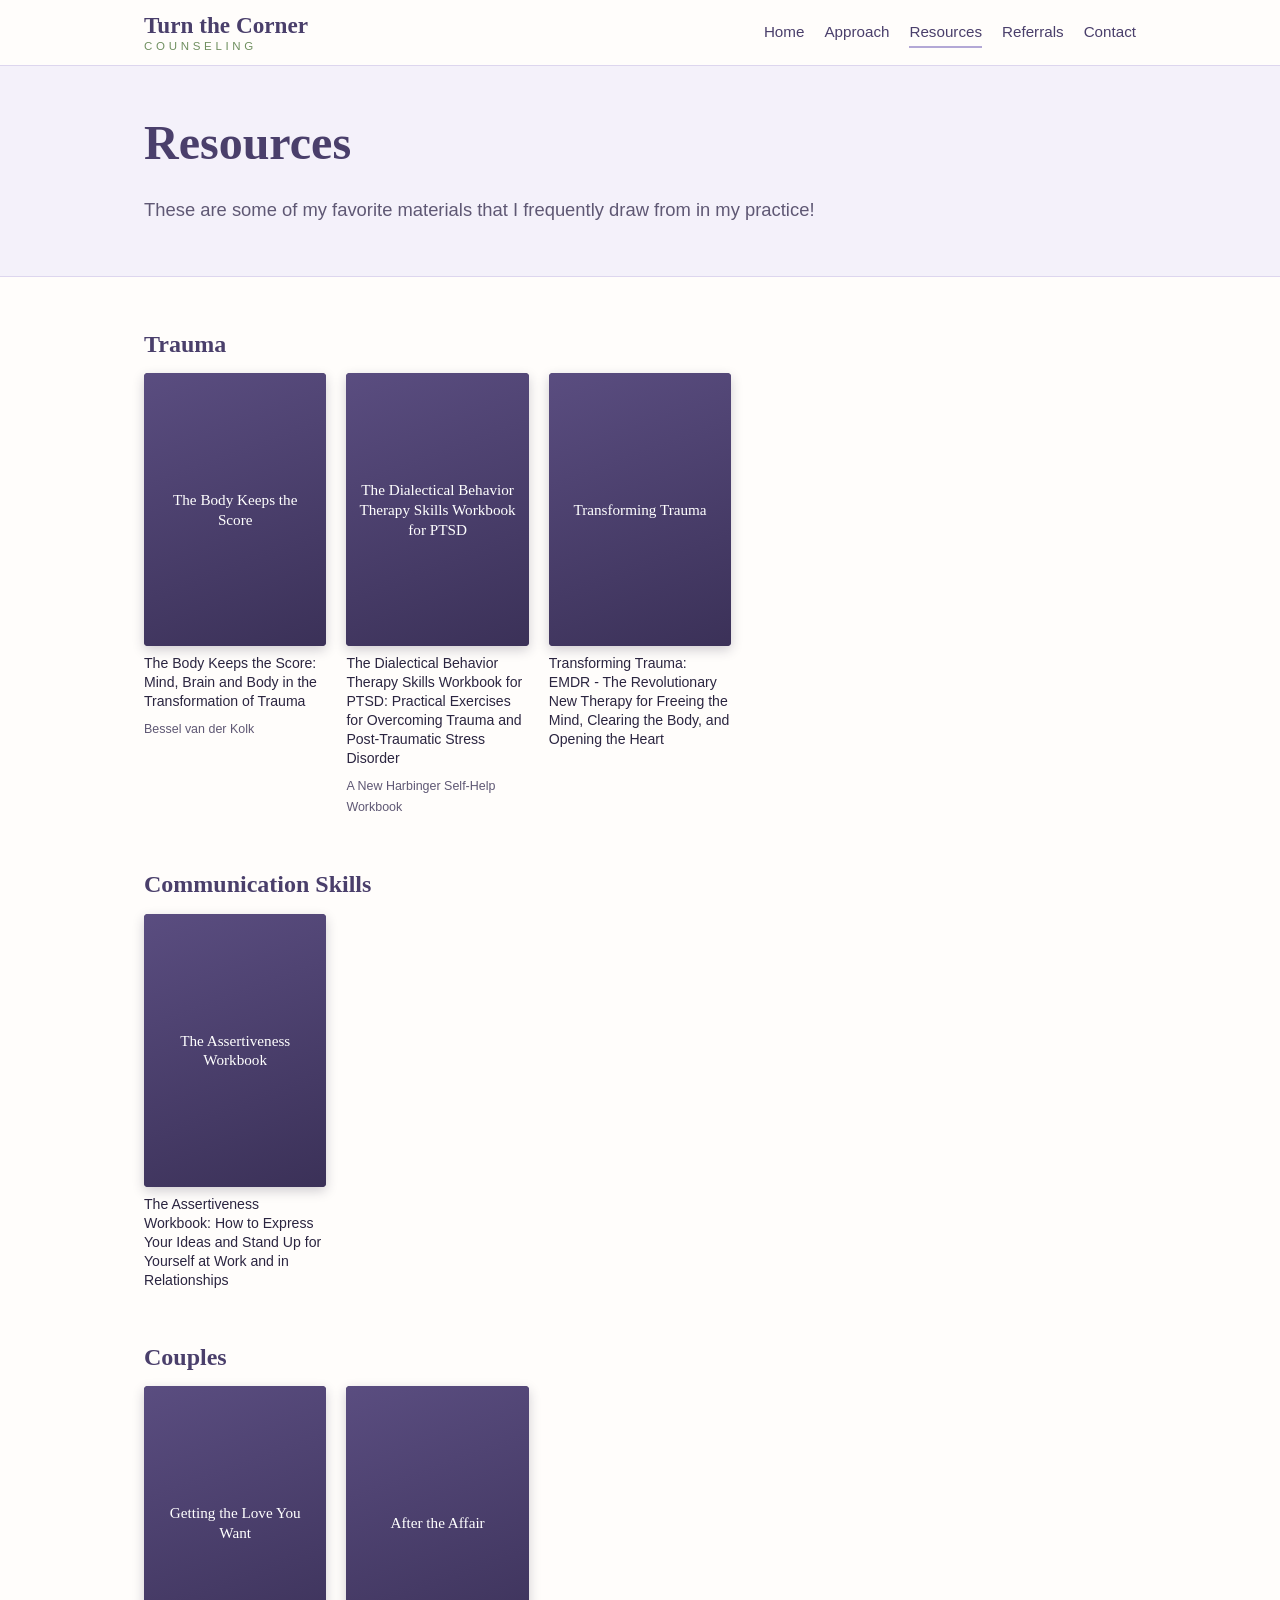
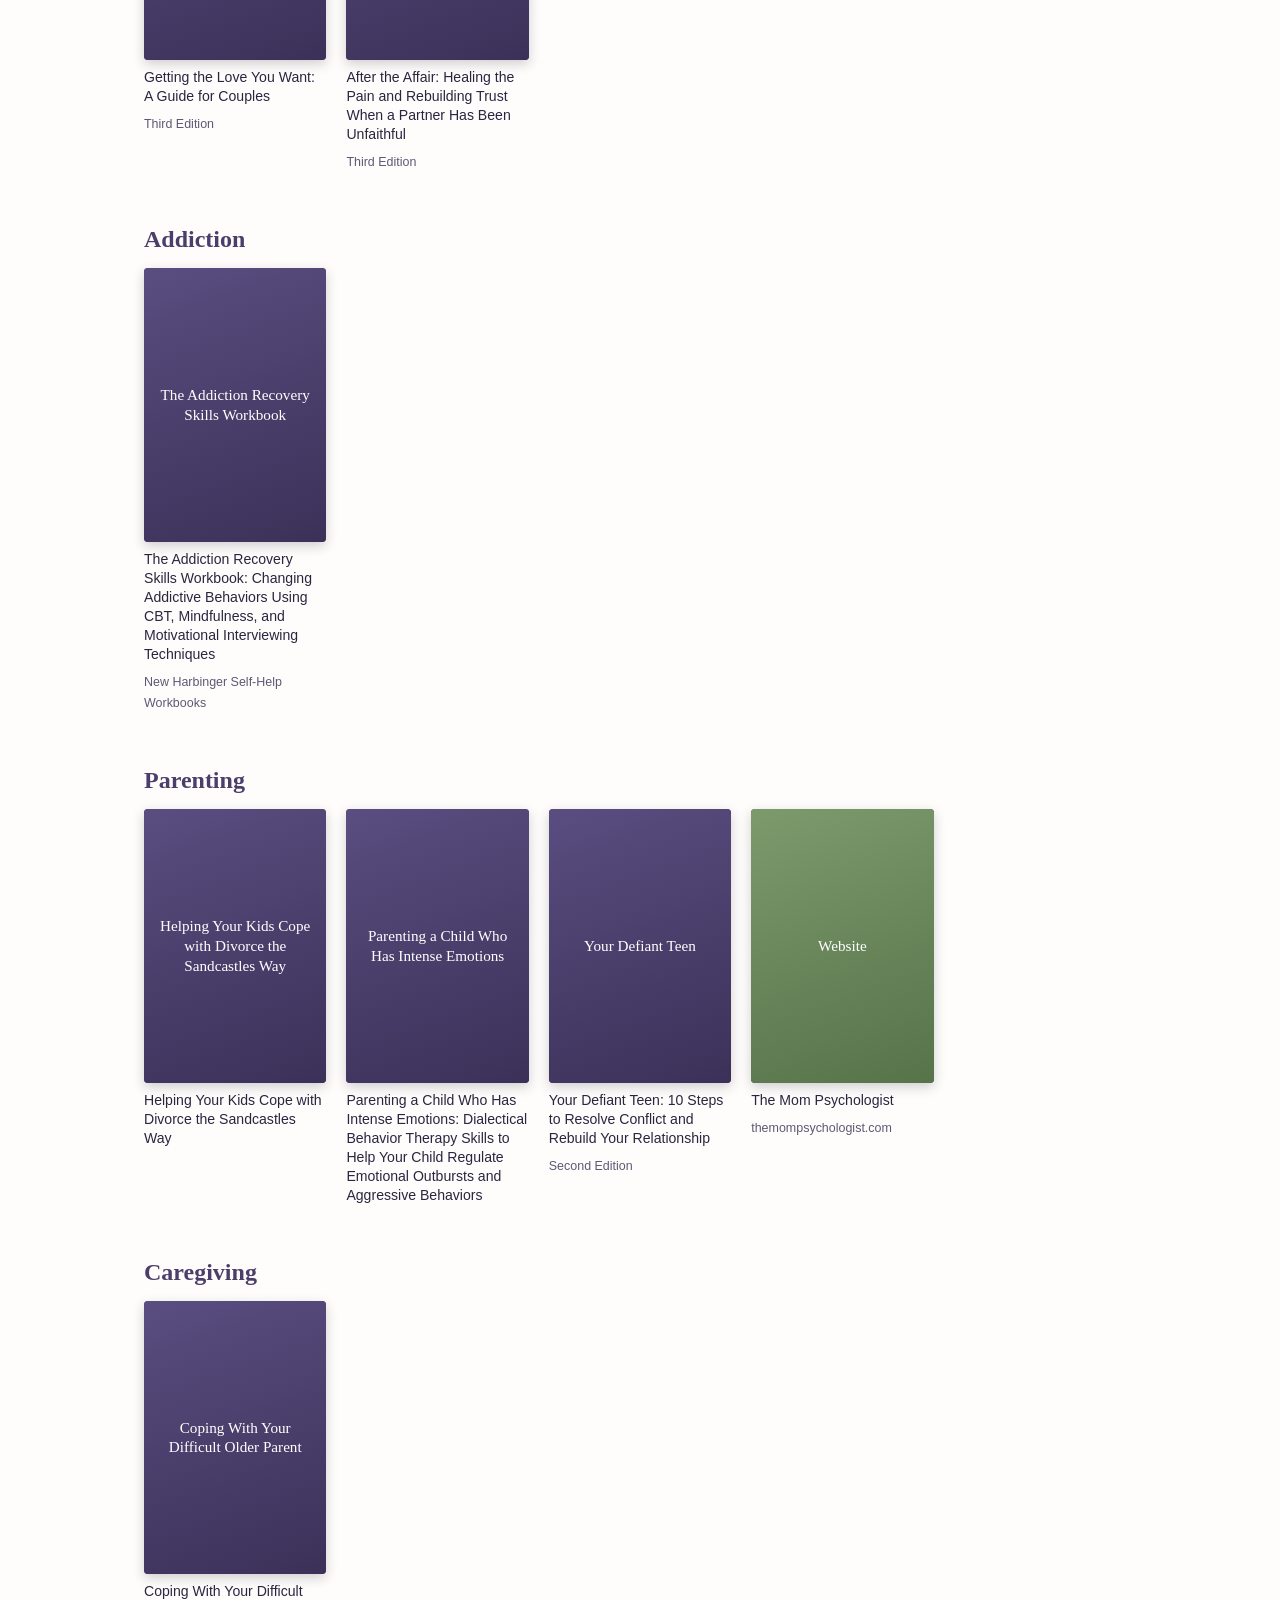
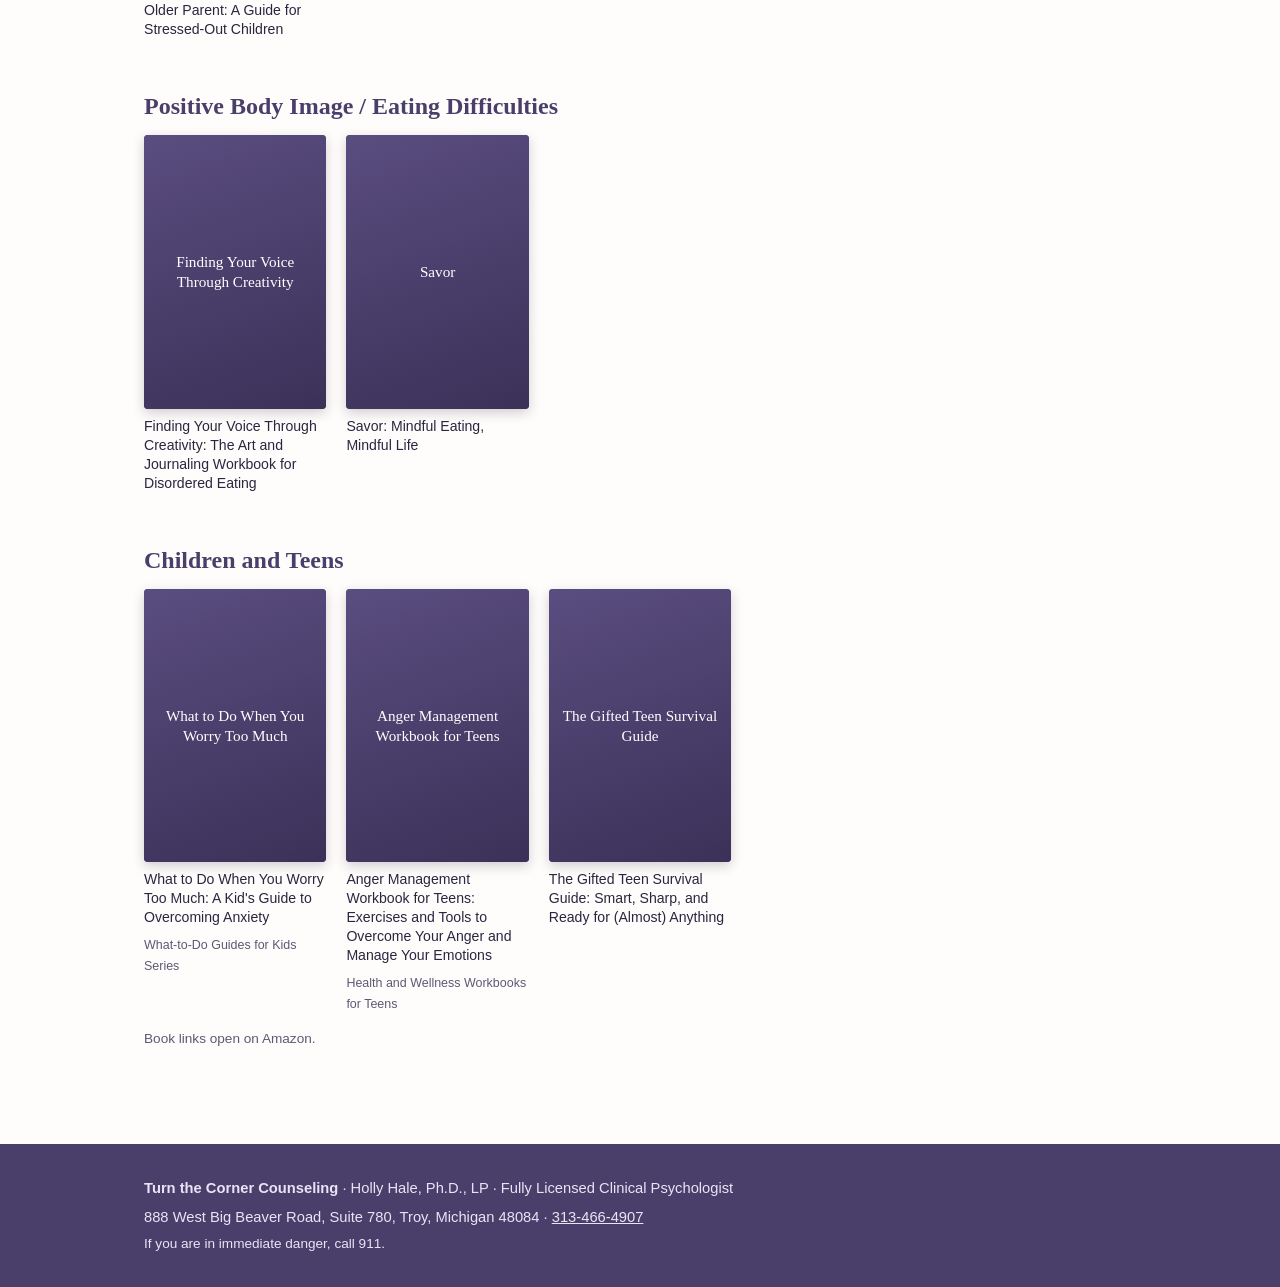
<file: turnthecorner/resources.html>
<!DOCTYPE html>
<html lang="en">
<head>
<meta charset="utf-8">
<meta name="viewport" content="width=device-width, initial-scale=1">
<title>Resources | Turn the Corner Counseling</title>
<meta name="description" content="Books and materials on trauma, couples, parenting, addiction, caregiving and more, recommended by Holly Hale, Ph.D., LP.">
<link rel="stylesheet" href="style.css">
</head>
<body>
<a class="skip" href="#main">Skip to content</a>
<header class="site-header">
  <div class="wrap header-inner">
    <a class="brand" href="index.html">
      <span class="brand-name">Turn the Corner</span>
      <span class="brand-sub">Counseling</span>
    </a>
    <nav aria-label="Main"><ul><li><a href="index.html">Home</a></li><li><a href="approach.html">Approach</a></li><li><a href="resources.html" aria-current="page">Resources</a></li><li><a href="referrals.html">Referrals</a></li><li><a href="index.html#contact">Contact</a></li></ul></nav>
  </div>
</header>
<main id="main">
<section class="page-head"><div class="wrap"><h1>Resources</h1><p class="lede">These are some of my favorite materials that I frequently draw from in my practice!</p></div></section>
<section class="wrap">
<h2>Trauma</h2><ul class="books">
<li><a href="https://www.amazon.com/dp/B08K3G4V2Q" target="_blank" rel="noopener"><span class="cover"><span class="cover-fallback">The Body Keeps the Score</span></span><span class="book-title">The Body Keeps the Score: Mind, Brain and Body in the Transformation of Trauma</span><span class="book-note">Bessel van der Kolk</span></a></li>
<li><a href="https://www.amazon.com/dp/1684032644" target="_blank" rel="noopener"><span class="cover"><span class="cover-fallback">The Dialectical Behavior Therapy Skills Workbook for PTSD</span><img src="https://covers.openlibrary.org/b/isbn/1684032644-M.jpg?default=false" alt="" loading="lazy" onerror="this.remove()"></span><span class="book-title">The Dialectical Behavior Therapy Skills Workbook for PTSD: Practical Exercises for Overcoming Trauma and Post-Traumatic Stress Disorder</span><span class="book-note">A New Harbinger Self-Help Workbook</span></a></li>
<li><a href="https://www.amazon.com/dp/0393317579" target="_blank" rel="noopener"><span class="cover"><span class="cover-fallback">Transforming Trauma</span><img src="https://covers.openlibrary.org/b/isbn/0393317579-M.jpg?default=false" alt="" loading="lazy" onerror="this.remove()"></span><span class="book-title">Transforming Trauma: EMDR - The Revolutionary New Therapy for Freeing the Mind, Clearing the Body, and Opening the Heart</span></a></li>
</ul>
<h2>Communication Skills</h2><ul class="books">
<li><a href="https://www.amazon.com/s?i=stripbooks&amp;k=The+Assertiveness+Workbook%3A+How+to+Express+Your+Ideas+and+Stand+Up+for+Yourself+at+Work+and+in+Relationships" target="_blank" rel="noopener"><span class="cover"><span class="cover-fallback">The Assertiveness Workbook</span></span><span class="book-title">The Assertiveness Workbook: How to Express Your Ideas and Stand Up for Yourself at Work and in Relationships</span></a></li>
</ul>
<h2>Couples</h2><ul class="books">
<li><a href="https://www.amazon.com/s?i=stripbooks&amp;k=Getting+the+Love+You+Want%3A+A+Guide+for+Couples" target="_blank" rel="noopener"><span class="cover"><span class="cover-fallback">Getting the Love You Want</span></span><span class="book-title">Getting the Love You Want: A Guide for Couples</span><span class="book-note">Third Edition</span></a></li>
<li><a href="https://www.amazon.com/dp/006304529X" target="_blank" rel="noopener"><span class="cover"><span class="cover-fallback">After the Affair</span><img src="https://covers.openlibrary.org/b/isbn/006304529X-M.jpg?default=false" alt="" loading="lazy" onerror="this.remove()"></span><span class="book-title">After the Affair: Healing the Pain and Rebuilding Trust When a Partner Has Been Unfaithful</span><span class="book-note">Third Edition</span></a></li>
</ul>
<h2>Addiction</h2><ul class="books">
<li><a href="https://www.amazon.com/dp/1626252785" target="_blank" rel="noopener"><span class="cover"><span class="cover-fallback">The Addiction Recovery Skills Workbook</span><img src="https://covers.openlibrary.org/b/isbn/1626252785-M.jpg?default=false" alt="" loading="lazy" onerror="this.remove()"></span><span class="book-title">The Addiction Recovery Skills Workbook: Changing Addictive Behaviors Using CBT, Mindfulness, and Motivational Interviewing Techniques</span><span class="book-note">New Harbinger Self-Help Workbooks</span></a></li>
</ul>
<h2>Parenting</h2><ul class="books">
<li><a href="https://www.amazon.com/s?i=stripbooks&amp;k=Helping+Your+Kids+Cope+with+Divorce+the+Sandcastles+Way" target="_blank" rel="noopener"><span class="cover"><span class="cover-fallback">Helping Your Kids Cope with Divorce the Sandcastles Way</span></span><span class="book-title">Helping Your Kids Cope with Divorce the Sandcastles Way</span></a></li>
<li><a href="https://www.amazon.com/s?i=stripbooks&amp;k=Parenting+a+Child+Who+Has+Intense+Emotions%3A+Dialectical+Behavior+Therapy+Skills+to+Help+Your+Child+Regulate+Emotional+Outbursts+and+Aggressive+Behaviors" target="_blank" rel="noopener"><span class="cover"><span class="cover-fallback">Parenting a Child Who Has Intense Emotions</span></span><span class="book-title">Parenting a Child Who Has Intense Emotions: Dialectical Behavior Therapy Skills to Help Your Child Regulate Emotional Outbursts and Aggressive Behaviors</span></a></li>
<li><a href="https://www.amazon.com/dp/146251166X" target="_blank" rel="noopener"><span class="cover"><span class="cover-fallback">Your Defiant Teen</span><img src="https://covers.openlibrary.org/b/isbn/146251166X-M.jpg?default=false" alt="" loading="lazy" onerror="this.remove()"></span><span class="book-title">Your Defiant Teen: 10 Steps to Resolve Conflict and Rebuild Your Relationship</span><span class="book-note">Second Edition</span></a></li>
<li class="site-link"><a href="https://themompsychologist.com" target="_blank" rel="noopener"><span class="cover"><span class="cover-fallback web">Website</span></span><span class="book-title">The Mom Psychologist</span><span class="book-note">themompsychologist.com</span></a></li>
</ul>
<h2>Caregiving</h2><ul class="books">
<li><a href="https://www.amazon.com/dp/038079750X" target="_blank" rel="noopener"><span class="cover"><span class="cover-fallback">Coping With Your Difficult Older Parent</span><img src="https://covers.openlibrary.org/b/isbn/038079750X-M.jpg?default=false" alt="" loading="lazy" onerror="this.remove()"></span><span class="book-title">Coping With Your Difficult Older Parent: A Guide for Stressed-Out Children</span></a></li>
</ul>
<h2>Positive Body Image / Eating Difficulties</h2><ul class="books">
<li><a href="https://www.amazon.com/dp/0936077301" target="_blank" rel="noopener"><span class="cover"><span class="cover-fallback">Finding Your Voice Through Creativity</span><img src="https://covers.openlibrary.org/b/isbn/0936077301-M.jpg?default=false" alt="" loading="lazy" onerror="this.remove()"></span><span class="book-title">Finding Your Voice Through Creativity: The Art and Journaling Workbook for Disordered Eating</span></a></li>
<li><a href="https://www.amazon.com/dp/0061697702" target="_blank" rel="noopener"><span class="cover"><span class="cover-fallback">Savor</span><img src="https://covers.openlibrary.org/b/isbn/0061697702-M.jpg?default=false" alt="" loading="lazy" onerror="this.remove()"></span><span class="book-title">Savor: Mindful Eating, Mindful Life</span></a></li>
</ul>
<h2>Children and Teens</h2><ul class="books">
<li><a href="https://www.amazon.com/s?i=stripbooks&amp;k=What+to+Do+When+You+Worry+Too+Much%3A+A+Kid%27s+Guide+to+Overcoming+Anxiety" target="_blank" rel="noopener"><span class="cover"><span class="cover-fallback">What to Do When You Worry Too Much</span></span><span class="book-title">What to Do When You Worry Too Much: A Kid&#x27;s Guide to Overcoming Anxiety</span><span class="book-note">What-to-Do Guides for Kids Series</span></a></li>
<li><a href="https://www.amazon.com/s?i=stripbooks&amp;k=Anger+Management+Workbook+for+Teens%3A+Exercises+and+Tools+to+Overcome+Your+Anger+and+Manage+Your+Emotions" target="_blank" rel="noopener"><span class="cover"><span class="cover-fallback">Anger Management Workbook for Teens</span></span><span class="book-title">Anger Management Workbook for Teens: Exercises and Tools to Overcome Your Anger and Manage Your Emotions</span><span class="book-note">Health and Wellness Workbooks for Teens</span></a></li>
<li><a href="https://www.amazon.com/dp/1631986783" target="_blank" rel="noopener"><span class="cover"><span class="cover-fallback">The Gifted Teen Survival Guide</span><img src="https://covers.openlibrary.org/b/isbn/1631986783-M.jpg?default=false" alt="" loading="lazy" onerror="this.remove()"></span><span class="book-title">The Gifted Teen Survival Guide: Smart, Sharp, and Ready for (Almost) Anything</span></a></li>
</ul>
<p class="fine">Book links open on Amazon.</p></section>
</main>
<footer class="site-footer">
  <div class="wrap">
    <p><strong>Turn the Corner Counseling</strong> &middot; Holly Hale, Ph.D., LP &middot; Fully Licensed Clinical Psychologist</p>
    <p>888 West Big Beaver Road, Suite 780, Troy, Michigan 48084 &middot; <a href="tel:+13134664907">313-466-4907</a></p>
    <p class="fine">If you are in immediate danger, call 911.</p>
  </div>
</footer>
</body>
</html>
</file>
<file: style.css>
:root{--bg:#1d1713;--panel:#292019;--ink:#f2e6cf;--muted:#b09b83;--acid:#f3b166;--line:#49392c}*{box-sizing:border-box}html{background:var(--bg);color:var(--ink);font-family:Arial,Helvetica,sans-serif}body{margin:0;padding:0 5%;background:radial-gradient(ellipse at 70% 0%,#70482b45,transparent 65%)}button,a{-webkit-tap-highlight-color:transparent}button{font:inherit;cursor:pointer}button:focus-visible,a:focus-visible,canvas:focus-visible{outline:2px solid var(--acid);outline-offset:5px}button{touch-action:manipulation}button:disabled{opacity:.4;cursor:default}[hidden]{display:none!important}.masthead{max-width:1320px;height:104px;margin:auto;display:flex;align-items:center;justify-content:space-between;border-bottom:1px solid var(--line)}.wordmark{color:var(--ink);text-decoration:none;display:flex;gap:13px;align-items:center;font-weight:900;font-size:19px;letter-spacing:-.8px}.mark{font-family:monospace;background:var(--acid);color:var(--bg);height:40px;min-width:54px;display:flex;align-items:center;justify-content:center;font-size:21px;letter-spacing:-3px;padding-right:3px}.mark span{font-size:16px;margin:0 2px}.edition{display:block;font:8px/1.4 monospace;letter-spacing:2.2px;margin-top:4px}.head-note,.build,.stage-heading,.label,.guide-note,.keys,.alternate,footer,.eyebrow,.primary,.start-hint,.text-button,.intro-bottom{font-family:'Courier New',monospace}.head-note{font-size:10px;letter-spacing:1.3px;color:var(--muted);display:flex;align-items:center;gap:9px}.status-dot{width:5px;height:5px;background:var(--acid);box-shadow:0 0 9px #eaa15c33}.build{font-size:11px;letter-spacing:1px}.build span{margin-left:22px;color:var(--acid);font-size:18px}main{max-width:1320px;margin:auto}.stage-heading{margin:28px 0 13px;display:flex;justify-content:space-between;align-items:center;font-size:10px;letter-spacing:1.4px;color:#c5ae90}.stage-heading b{color:var(--acid);margin-right:15px;font-weight:400}.stage-actions{display:flex;gap:22px}.stage-actions button{border:0;background:none;color:var(--muted);display:flex;align-items:center;gap:7px;font:9px 'Courier New',monospace;letter-spacing:1px;padding:4px 0}.stage-actions button:hover{color:var(--acid)}.stage-actions svg{width:15px;height:15px;fill:none;stroke:currentColor;stroke-width:1.5}.game-shell{border:1px solid #70523a;padding:5px;background:#21160f;position:relative;box-shadow:0 18px 55px #0003}.game-shell:before,.game-shell:after{content:'';position:absolute;width:7px;height:7px;border:2px solid var(--acid);z-index:5;pointer-events:none}.game-shell:before{top:-2px;left:-2px;border-right:0;border-bottom:0}.game-shell:after{bottom:-2px;right:-2px;border-left:0;border-top:0}.screen{position:relative;aspect-ratio:16/9;overflow:hidden;background:#663921}canvas{display:block;width:100%;height:100%;image-rendering:pixelated;image-rendering:crisp-edges;touch-action:none;outline:0!important}.scanlines{position:absolute;inset:0;pointer-events:none;background:repeating-linear-gradient(0deg,transparent 0px,transparent 3px,#080c171c 3px,#080c171c 4px);opacity:.38;z-index:2}.intro{position:absolute;inset:0;padding:5.5% 5%;background:linear-gradient(90deg,#24150de8 0%,#352114a8 28%,#452a1416 58%,transparent 70%);display:flex;flex-direction:column;align-items:flex-start;z-index:3}.eyebrow{font-size:clamp(8px,1vw,12px);letter-spacing:1.8px;color:var(--acid);display:flex;gap:8px;align-items:center}.eyebrow span{display:block;width:6px;height:6px;background:var(--acid)}h1{width:40%;max-width:410px;line-height:0;margin:3.2% 0 2.5%}#title-art{width:100%;overflow:visible;shape-rendering:crispEdges}.intro p{font-size:clamp(13px,1.7vw,22px);font-weight:400;line-height:1.4;margin:0 0 3.1%;color:#f3ddbd}.primary{border:1px solid var(--acid);background:var(--acid);color:#291b11;padding:16px 19px;font-size:11px;letter-spacing:1.2px;display:flex;gap:34px;align-items:center;justify-content:space-between;font-weight:700;box-shadow:3px 3px 0 #24140d;transition:background .15s,transform .15s}.primary:hover{background:#ffcf92;transform:translateY(-2px)}.button-arrow{font-size:18px}.start-hint{font-size:8px;letter-spacing:1px;color:#c9ac88;margin-top:15px}.start-hint span{margin:0 10px;color:var(--acid)}.intro-bottom{position:absolute;bottom:4%;left:5%;right:5%;display:flex;justify-content:space-between;z-index:4;font-size:8px;letter-spacing:1.2px;color:#ead3ad}.modal{position:absolute;inset:0;background:#21150fdf;backdrop-filter:blur(3px);z-index:6;display:grid;place-items:center;text-align:center}.modal-content{max-width:90%}.modal .eyebrow{justify-content:center}.modal h2{font-size:clamp(24px,4vw,54px);text-transform:uppercase;letter-spacing:-2px;margin:18px 0;color:var(--ink);font-weight:900}.modal p{color:#d1bda1;font:clamp(11px,1.1vw,15px)/1.6 monospace;margin-bottom:22px;white-space:pre-line}.modal .primary{margin:0 auto}.text-button{display:block;margin:20px auto 0;background:transparent;border:0;color:var(--muted);font-size:10px;letter-spacing:1px;text-decoration:underline;text-underline-offset:5px}.text-button:hover{color:var(--ink)}.briefing{display:grid;grid-template-columns:1fr 1.45fr;gap:5%;padding:30px 0 28px}.label{font-size:9px;letter-spacing:1.6px;color:var(--muted)}.mission{display:grid;grid-template-columns:1fr 1fr;gap:0 25px}.mission .label{grid-column:1/-1;margin-bottom:13px}.mission p{font-size:19px;font-weight:600;line-height:1.4;letter-spacing:-.4px;margin:0}.mission p span{color:var(--muted)}.mission-description{font-size:11px;color:var(--muted);line-height:1.7;max-width:195px;align-self:center}.field-guide{border-left:1px solid var(--line);padding-left:7%}.guide-top{display:flex;justify-content:space-between}.guide-note{font-size:8px;letter-spacing:.7px;color:#9b8064}.keys{display:flex;gap:21px;align-items:center;margin-top:15px}.keys>div{display:flex;align-items:center;gap:9px;font-size:8px;letter-spacing:.7px;color:#cdb493}.key-pair{display:flex;gap:4px}kbd{min-width:24px;height:26px;border:1px solid #74583f;box-shadow:0 2px 0 #443122;display:inline-flex;align-items:center;justify-content:center;color:#f1dcbb;font:10px monospace;background:#35251b;padding:0 6px}.wide{font-size:8px;min-width:43px}.alternate{font-size:9px;line-height:1.7;color:#a98d6e;margin:14px 0 0}.alternate span{margin:0 8px}.alternate b{color:var(--acid)}footer{max-width:1320px;margin:auto;padding:22px 0 28px;display:flex;justify-content:space-between;border-top:1px solid var(--line);font-size:8px;letter-spacing:1.2px;color:#9e8164}footer i{display:inline-block;height:4px;width:4px;background:#b19069;margin:0 8px;vertical-align:middle}.touch-controls{display:none;justify-content:space-between;padding:12px 10px 10px;gap:10px;background:#221810;user-select:none;-webkit-user-select:none}.touch-move,.touch-action{display:flex;align-items:center;gap:10px}.touch-controls button{width:60px;height:56px;touch-action:none;border:1px solid #765337;border-bottom-width:3px;color:var(--ink);background:#3a291d;font-size:22px;display:flex;flex-direction:column;align-items:center;justify-content:center;gap:3px;border-radius:3px}.touch-controls button.active{transform:translateY(2px);background:#82582f;border-bottom-width:1px}.touch-controls small{font:7px monospace;letter-spacing:.5px}.touch-controls .fire{background:var(--acid);color:#2b1a0e;border-color:#ae713b;width:74px}.touch-controls .grenade{width:48px;color:#e3aa76}.sr-only{position:absolute;width:1px;height:1px;margin:-1px;padding:0;overflow:hidden;clip:rect(0,0,0,0);white-space:nowrap;border:0}.game-shell:fullscreen{padding:0;border:0;background:#1b120d;display:flex;flex-direction:column;align-items:center;justify-content:center;width:100vw;height:100dvh}.game-shell:fullscreen .screen{width:min(100vw,177.777vh);max-height:100dvh;flex-shrink:1}.game-shell:fullscreen .touch-controls{width:min(100%,1000px);flex-shrink:0}.game-shell:fullscreen:before,.game-shell:fullscreen:after{display:none}
@media(min-width:1450px){body{padding:0 7%}.screen{max-height:660px}.intro{padding-top:5%}}
@media(pointer:coarse){.touch-controls{display:flex}.guide-note{display:none}.game-shell:fullscreen .screen{width:min(100vw,calc((100dvh - 85px)*16/9))}}
@media(max-width:1000px){body{padding:0 3%}.masthead{height:82px}.briefing{grid-template-columns:1fr 1.3fr;gap:3%}.mission{display:block}.mission-description{display:none}.keys{gap:11px}.keys>div{flex-direction:column;gap:7px}.field-guide{padding-left:6%}.guide-note{display:none}.primary{padding:12px 16px;font-size:10px;gap:23px}.head-note{font-size:8px}.intro p{margin-bottom:2.5%}.start-hint{font-size:7px;margin-top:10px}.intro-bottom{font-size:7px}}
@media(max-width:600px){body{padding:0 14px}.masthead{height:73px}.wordmark{font-size:17px}.mark{height:35px;min-width:48px}.head-note{display:none}.stage-heading{margin-top:21px;font-size:8px;letter-spacing:.7px}.stage-actions{gap:14px}.stage-actions button span{display:none}.stage-actions svg{width:16px;height:16px}.game-shell{padding:3px;margin:0 -5px}.intro{padding:5%}.eyebrow{font-size:6px;letter-spacing:1px}.eyebrow span{height:4px;width:4px}h1{width:40%;margin:3% 0}.intro p{font-size:10px;line-height:1.3;margin-bottom:3%}.primary{font-size:7px;padding:7px 9px;gap:12px;letter-spacing:.4px}.button-arrow{font-size:12px}.start-hint,.intro-bottom{display:none}.touch-controls{display:flex;padding:12px 6px;gap:5px}.touch-move,.touch-action{gap:6px}.touch-controls button{height:52px;width:48px}.touch-controls .grenade{width:43px}.touch-controls .fire{width:60px}.briefing{grid-template-columns:1fr;padding:23px 0;gap:22px}.mission{display:grid;grid-template-columns:1fr 1fr;gap:0 16px}.mission .label{margin-bottom:10px}.mission-description{display:block;font-size:10px;max-width:none}.mission p{font-size:16px}.field-guide{padding:19px 0 0;border-left:0;border-top:1px solid var(--line)}.guide-note{display:block;font-size:7px}.keys{justify-content:space-between;margin-top:13px}.keys>div{flex-direction:row;gap:6px;font-size:7px}kbd{min-width:20px;height:23px;padding:0 4px}.wide{min-width:36px;font-size:7px}.alternate{font-size:8px}footer{font-size:7px;line-height:1.8;padding-top:17px;gap:20px}footer>span:last-child{text-align:right;white-space:nowrap}.modal h2{font-size:25px;letter-spacing:-1px;margin:10px 0}.modal p{font-size:10px;margin:8px 0 13px}.modal .eyebrow{font-size:7px}.text-button{font-size:8px;margin-top:13px}}
@media(max-height:530px) and (orientation:landscape){body{padding:0 10px}.masthead,.briefing,footer{display:none}.stage-heading{margin:9px 0}.screen{max-height:calc(100dvh - 120px);width:auto;aspect-ratio:16/9;margin:auto}.game-shell{max-width:calc((100dvh - 120px)*16/9 + 12px);margin:auto}.touch-controls{padding:6px}.touch-controls button{height:42px}.intro{padding-top:4%}.intro p{font-size:12px}.intro .primary{padding:8px 12px;font-size:8px}.start-hint,.intro-bottom{display:none}.intro h1{margin:2% 0}.game-shell:fullscreen{max-width:none}.game-shell:fullscreen .screen{max-height:calc(100dvh - 60px);width:min(100vw,calc((100dvh - 60px)*16/9))}}
.touch-guide{display:none;font:11px/1.8 'Courier New',monospace;color:#cfb99a;margin:13px 0 0}.touch-guide b{color:var(--acid)}.touch-guide span{color:#b29773}.expanded-tools{display:none;position:absolute;right:12px;bottom:12px;gap:8px;z-index:12}.expanded-tools button{width:32px;height:30px;border:1px solid #906b46;background:#322419e8;color:#f4d9af;font:16px monospace}.game-shell:fullscreen .expanded-tools,.game-shell.expanded .expanded-tools{display:flex}.game-expanded{overflow:hidden}.game-shell.expanded{position:fixed;inset:0;z-index:999;margin:0;padding:0;border:0;background:#1b120d;display:flex;flex-direction:column;align-items:center;justify-content:center;width:100vw;height:100dvh;max-width:none}.game-shell.expanded .screen{width:min(100vw,177.777vh);max-height:100dvh;flex-shrink:1}.game-shell.expanded .touch-controls{width:min(100%,1000px);flex-shrink:0}.game-shell.expanded:before,.game-shell.expanded:after{display:none}@media(pointer:coarse),(max-width:600px){.touch-guide{display:block}.keys,.alternate{display:none}.expanded-tools{top:8px;bottom:auto}.game-shell.expanded .screen{width:min(100vw,calc((100dvh - 85px)*16/9));max-height:calc(100dvh - 85px)}}@media(max-height:530px) and (orientation:landscape){.game-shell.expanded .screen{width:min(100vw,calc((100dvh - 60px)*16/9));max-height:calc(100dvh - 60px)}}

/* Dead Moon Syndicate title and navigation. Real controls sit over the supplied art. */
:root{--bg:#0c0b17;--panel:#191727;--line:#3c344b}
body{background:radial-gradient(ellipse at 70% 0%,#39254c55,transparent 65%)}
.art-screen{position:absolute;inset:0;z-index:4}.art-screen>img{width:100%;height:100%;display:block;object-fit:fill}
body[data-mode="menu"] .screen,body[data-mode="map"] .screen,body[data-mode="options"] .screen{aspect-ratio:4/3;max-height:none}
body[data-mode="menu"] #game,body[data-mode="map"] #game,body[data-mode="options"] #game{visibility:hidden}
body[data-mode="menu"] .touch-controls,body[data-mode="map"] .touch-controls,body[data-mode="options"] .touch-controls{display:none}
.art-hit{position:absolute;border:2px solid transparent;background:transparent;color:#fff4d4;border-radius:5px;transition:box-shadow .15s,border-color .15s;min-height:24px}
.art-hit:hover,.art-hit:focus-visible{border-color:#ffedb5;box-shadow:0 0 15px #f4ba7155;outline-offset:1px}
.start-hit{left:36%;top:83%;width:29%;height:8%}.options-hit{left:41%;top:91%;width:19%;height:6%}
#load-status{position:absolute;bottom:1%;left:25%;width:50%;text-align:center;font:bold clamp(7px,1vw,12px) monospace;color:#ffe3aa;background:#070719b0;pointer-events:none}
.route{top:57%;height:26%;width:36%}.route.dunes{left:13%}.route.city{left:51%;width:37%}.route.selected{border-color:#fff1ab;box-shadow:inset 0 0 13px #ffae5980,0 0 15px #ffad5970}.route.city.selected{border-color:#73edff;box-shadow:inset 0 0 13px #14cfff80,0 0 15px #14cfff70}
.route-badge{position:absolute;right:3%;top:22%;background:#090e20e8;color:#fff1be;font:bold clamp(6px,1vw,13px) monospace;padding:4px 7px;letter-spacing:1px}.city .route-badge{color:#91efff}
.confirm-hit{left:35%;top:84%;width:16%;height:7%}.back-hit{left:53%;top:84%;width:14%;height:7%}
.map-instructions{position:absolute;bottom:2%;left:13%;width:75%;text-align:center;background:#050b19ed;color:#a4d9f7;font:bold clamp(6px,.9vw,12px) monospace;padding:6px}
body[data-mode="map"] .game-shell,body[data-mode="menu"] .game-shell,body[data-mode="options"] .game-shell{max-width:1080px;margin:auto}
body[data-mode="map"] .game-shell.expanded,body[data-mode="menu"] .game-shell.expanded,body[data-mode="options"] .game-shell.expanded{max-width:none}
body:not([data-mode="playing"]) .game-shell.expanded .screen,body:not([data-mode="playing"]) .game-shell:fullscreen .screen{width:min(100vw,133.333dvh);max-height:100dvh;aspect-ratio:4/3}
#return-map{display:block;margin:15px auto 0}.modal{background:#0b0e20e8}.wordmark{font-size:clamp(11px,1.5vw,19px)}

/* Eight-way arcade stick: independent pointer capture keeps fire + movement simultaneous. */
.touch-controls{align-items:center;background:linear-gradient(120deg,#131523,#292031);gap:12px;padding:10px 16px;}
.touch-move{flex-direction:column;gap:5px;flex-shrink:0;}
.direction-stick{--stick-x:0%;--stick-y:0%;position:relative;width:128px;height:128px;flex-shrink:0;border:2px solid #8d795d;border-radius:50%;background:radial-gradient(circle,#131723 0 26%,#373547 27% 29%,#1c202e 30% 65%,#4d4350 66% 68%,#161a26 69%);box-shadow:inset 0 0 15px #0009,0 3px 0 #050812;touch-action:none;user-select:none;-webkit-user-select:none;cursor:grab;}
.direction-stick:focus-visible{outline:2px solid var(--acid);outline-offset:4px;}
.direction-stick>span{position:absolute;left:var(--x);top:var(--y);transform:translate(-50%,-50%);font:bold 17px monospace;color:#9b9bb1;pointer-events:none;}
.direction-stick>span.lit{color:#ffe4a7;text-shadow:0 0 10px #ffa848;}
.stick-thumb{position:absolute;left:calc(50% + var(--stick-x));top:calc(50% + var(--stick-y));width:34%;height:34%;transform:translate(-50%,-50%);border:2px solid #aea09b;border-radius:50%;background:radial-gradient(circle at 35% 30%,#726477,#242436 75%);box-shadow:0 4px 8px #0009;pointer-events:none;}
.direction-stick.active .stick-thumb{border-color:#ffd498;box-shadow:0 0 12px #ffbd5544;}
#stick-status{font:bold 8px monospace;letter-spacing:1px;color:#d6c6ac;min-height:10px;}
.touch-action{display:grid;grid-template-columns:repeat(2,60px);gap:8px;}
.touch-controls .touch-action button{border-radius:50%;width:60px;height:60px;}
.touch-controls .touch-action .fire{grid-column:2;grid-row:1 / 3;width:76px;height:76px;align-self:center;}
.touch-action{grid-template-columns:48px 60px 76px;}
.touch-controls .touch-action .dash{grid-column:1;grid-row:1;width:48px;height:48px;color:#aee6ff;}
.touch-controls .touch-action .grenade{grid-column:1;grid-row:2;width:48px;height:48px;}
.touch-controls .touch-action [data-control="jump"]{grid-column:2;grid-row:1 / 3;align-self:center;}
.touch-controls .touch-action .fire{grid-column:3;}
@media(pointer:coarse),(max-width:600px){
 .game-shell.expanded .screen,.game-shell:fullscreen .screen{width:min(100vw,calc((100dvh - 160px)*16/9));max-height:calc(100dvh - 160px);}
}
@media(max-width:410px){.touch-controls{padding:8px 6px;gap:5px;}.direction-stick{width:112px;height:112px;}.touch-action{grid-template-columns:40px 48px 58px;gap:5px;}.touch-controls .touch-action button,.touch-controls .touch-action [data-control="jump"]{width:48px;height:48px;}.touch-controls .touch-action .dash,.touch-controls .touch-action .grenade{width:40px;height:40px;}.touch-controls .touch-action .fire{width:58px;height:58px;}}
@media(max-height:530px) and (orientation:landscape){
 body[data-mode="playing"] .game-shell{max-width:calc((100dvh - 44px)*16/9 + 12px);}
 body[data-mode="playing"] .screen{max-height:calc(100dvh - 44px);}
 .touch-controls{position:absolute;inset:auto 8px 8px;padding:0;background:none;pointer-events:none;z-index:5;}
 .touch-move,.touch-action{pointer-events:auto;}
 .direction-stick{width:100px;height:100px;opacity:.82;}
 .direction-stick.active{opacity:1;}
 #stick-status{background:#0c0b17a0;padding:2px 4px;}
 .touch-action{opacity:.86;}
 .game-shell.expanded .screen,.game-shell:fullscreen .screen{max-height:100dvh;width:min(100vw,calc(100dvh*16/9));}
 .game-shell.expanded .touch-controls,.game-shell:fullscreen .touch-controls{width:auto;}
}

body.touch-enabled[data-mode="playing"] .touch-controls{display:flex;}

.city-route-name{position:absolute;left:3%;right:3%;top:2%;height:18%;display:flex;align-items:center;justify-content:center;background:#071326;color:#d9f8ff;text-shadow:2px 2px #39547a;font:bold clamp(9px,2.2vw,28px) monospace;letter-spacing:2px;pointer-events:none}
</file>
<file: glovebox/style.css>
:root{
  /* Layout: one narrow column like a glovebox folder. Garage of vehicle cards, each opens a file of work orders; bottom tab bar on phones. */
  --bg:#ECEEF0;
  --surface:#FFFFFF;
  --surface-2:#F4F5F7;
  --ink:#14181C;
  --muted:#5B6570;
  --line:#D6DBE0;
  --accent:#C94412;
  --accent-ink:#FFFFFF;
  --odo-bg:#121518;
  --odo-cell:#1E2328;
  --odo-ink:#F3EFE4;
  --good:#1D7A48; --good-bg:#E2F2E8;
  --warn:#8F5600; --warn-bg:#FBEFD8;
  --bad:#B42318;  --bad-bg:#FBE6E3;
  --info:#2A56C9; --info-bg:#E5ECFB;
  --font-display:"Archivo","Helvetica Neue",Arial,sans-serif;
  --font-body:"Archivo","Helvetica Neue",Arial,sans-serif;
  --font-mono:"IBM Plex Mono",ui-monospace,Menlo,Consolas,monospace;
  color-scheme:light;
}
@media (prefers-color-scheme: dark){
  :root:not([data-theme="light"]){
    --bg:#0E1114; --surface:#171B1F; --surface-2:#1E2328; --ink:#E7EAED; --muted:#98A2AC; --line:#2A3137;
    --accent:#FF7A3D; --accent-ink:#1A0A02;
    --odo-bg:#05070A; --odo-cell:#14181C; --odo-ink:#F3EFE4;
    --good:#62C98F; --good-bg:#132C1E; --warn:#F0B65A; --warn-bg:#30250F; --bad:#FF8B7F; --bad-bg:#371917; --info:#94B2FF; --info-bg:#17223D;
    color-scheme:dark;
  }
}
:root[data-theme="dark"]{
  --bg:#0E1114; --surface:#171B1F; --surface-2:#1E2328; --ink:#E7EAED; --muted:#98A2AC; --line:#2A3137;
  --accent:#FF7A3D; --accent-ink:#1A0A02;
  --odo-bg:#05070A; --odo-cell:#14181C; --odo-ink:#F3EFE4;
  --good:#62C98F; --good-bg:#132C1E; --warn:#F0B65A; --warn-bg:#30250F; --bad:#FF8B7F; --bad-bg:#371917; --info:#94B2FF; --info-bg:#17223D;
  color-scheme:dark;
}
*{box-sizing:border-box}
html{-webkit-text-size-adjust:100%}
body{margin:0;background:var(--bg);color:var(--ink);font-family:var(--font-body);font-size:15px;line-height:1.45}
body.locked{overflow:hidden}
button,input,select,textarea{font:inherit;color:inherit}
button{cursor:pointer}
a{color:var(--accent)}
[hidden]{display:none !important}
:focus-visible{outline:3px solid var(--accent);outline-offset:2px}
.vh{position:absolute !important;width:1px;height:1px;opacity:0;overflow:hidden;clip:rect(0 0 0 0);white-space:nowrap}
.ic{width:18px;height:18px;flex:none;fill:none;stroke:currentColor;stroke-width:1.8;stroke-linecap:round;stroke-linejoin:round;vertical-align:-3px}
.mono{font-family:var(--font-mono);font-variant-numeric:tabular-nums}
.muted{color:var(--muted)}
.hint{color:var(--muted);font-size:13.5px;margin:0;display:flex;gap:8px;align-items:flex-start}
#app{max-width:760px;margin:0 auto;padding:12px 16px 108px}

/* Brand / page heads */
.brand{display:flex;align-items:flex-end;justify-content:space-between;gap:12px;padding:10px 0 14px;border-bottom:2px solid var(--ink);margin-bottom:16px}
.wordmark{font-family:var(--font-display);font-stretch:125%;font-weight:900;font-size:27px;letter-spacing:.01em;text-transform:uppercase;line-height:1;margin:0;display:flex;align-items:center;gap:10px}
.wordmark .mark{width:22px;height:14px;border:3px solid var(--ink);border-radius:3px 3px 6px 6px;position:relative;flex:none}
.wordmark .mark::after{content:"";position:absolute;left:50%;top:2px;width:6px;height:3px;margin-left:-3px;background:var(--accent);border-radius:1px}
.brand p{margin:6px 0 0;color:var(--muted);font-size:13.5px}
.page-title{font-family:var(--font-display);font-stretch:122%;font-weight:850;font-size:26px;line-height:1.05;margin:0;text-wrap:balance}
.eyebrow{font-family:var(--font-mono);font-size:11.5px;letter-spacing:.08em;text-transform:uppercase;color:var(--muted);font-weight:500}
.sec-h{display:flex;justify-content:space-between;align-items:baseline;gap:12px;margin:22px 2px 10px}
.sec-h h2{margin:0;font-family:var(--font-display);font-stretch:120%;font-weight:800;font-size:14px;text-transform:uppercase;letter-spacing:.05em}
.sec-h span{color:var(--muted);font-size:13px}

/* Odometer: the one loud element */
.odo{display:inline-flex;align-items:stretch;gap:2px;padding:3px;background:var(--odo-bg);border-radius:6px;flex:none;box-shadow:inset 0 1px 0 rgba(255,255,255,.06)}
.odo .cell{display:block;overflow:hidden;width:1.08em;font-family:var(--font-mono);font-weight:600;font-size:15px;line-height:1.55;text-align:center;color:var(--odo-ink);background:linear-gradient(180deg,#2B3036 0%,var(--odo-cell) 38%,var(--odo-cell) 62%,#2B3036 100%);border-radius:2px}
.odo .cell.lead{color:rgba(243,239,228,.32)}
.odo .cell.last{background:var(--accent);color:#fff}
.odo .dg{display:block}
.odo .unit{align-self:center;padding:0 5px 0 6px;font-family:var(--font-mono);font-size:10px;font-weight:600;letter-spacing:.1em;color:#C9C3B6}
.odo.lg .cell{font-size:24px;width:1.04em}
.odo.lg .unit{font-size:12px}
.odo.roll .dg{animation:odo-roll .75s cubic-bezier(.2,.9,.25,1) both;animation-delay:calc(var(--i) * 70ms)}
@keyframes odo-roll{from{transform:translateY(-70%);opacity:.1}to{transform:none;opacity:1}}

/* Buttons */
.btn{display:inline-flex;align-items:center;justify-content:center;gap:7px;min-height:44px;padding:0 16px;border-radius:10px;border:1px solid var(--line);background:var(--surface);color:var(--ink);font-weight:700;font-size:14.5px;text-decoration:none;white-space:nowrap;cursor:pointer}
.btn:hover{border-color:var(--muted)}
.btn.primary{background:var(--accent);color:var(--accent-ink);border-color:var(--accent)}
.btn.primary:hover{filter:brightness(1.06)}
.btn.sm{min-height:36px;padding:0 13px;font-size:14px}
.btn.danger{background:var(--bad);border-color:var(--bad);color:#fff}
.btn.danger-ghost{color:var(--bad)}
.btn.wide{width:100%}
.btn:disabled{opacity:.55;cursor:default}
.btnrow{display:flex;gap:8px;flex-wrap:wrap}
.btnrow.end{justify-content:flex-end}
.link{background:none;border:0;color:var(--accent);font-weight:700;padding:8px 6px;min-height:44px;font-size:15px}

/* Chips */
.chips{display:flex;flex-wrap:wrap;gap:6px}
.chips:empty{display:none}
.chip{display:inline-flex;align-items:center;gap:5px;font-size:11.5px;font-weight:650;line-height:1;padding:5px 8px;border-radius:999px;background:var(--surface-2);color:var(--muted);border:1px solid var(--line);white-space:nowrap}
.chip .ic{width:13px;height:13px;vertical-align:0}
.chip.good{background:var(--good-bg);color:var(--good);border-color:transparent}
.chip.warn{background:var(--warn-bg);color:var(--warn);border-color:transparent}
.chip.bad{background:var(--bad-bg);color:var(--bad);border-color:transparent}
.chip.info{background:var(--info-bg);color:var(--info);border-color:transparent}
.chip.tag::before{content:"";width:6px;height:6px;border-radius:50%;border:1.5px solid currentColor;background:var(--surface)}

/* Search */
.search{position:relative;margin-bottom:14px}
.search .ic{position:absolute;left:13px;top:50%;transform:translateY(-50%);color:var(--muted);pointer-events:none}
.search input{padding-left:40px !important;background:var(--surface) !important}

/* Alerts */
.alerts{display:flex;flex-direction:column;gap:8px;margin-bottom:6px}
.alert{display:flex;gap:11px;align-items:center;text-align:left;width:100%;padding:11px 13px;border-radius:12px;background:var(--surface);border:1px solid var(--line);border-left:4px solid var(--warn)}
.alert .ic{color:var(--warn)}
.alert.bad{border-left-color:var(--bad)} .alert.bad .ic{color:var(--bad)}
.alert b{font-weight:700;display:block}
.alert .sub{display:block;color:var(--muted);font-size:13px}

/* Vehicle cards */
.vgrid{display:grid;gap:12px}
@media (min-width:640px){.vgrid{grid-template-columns:1fr 1fr}}
.vcard{display:flex;flex-direction:column;gap:12px;text-align:left;width:100%;padding:16px;background:var(--surface);border:1px solid var(--line);border-radius:14px;transition:border-color .15s,transform .15s}
.vcard:hover{border-color:var(--muted)}
.vcard:active{transform:scale(.99)}
.vc-top{display:flex;flex-direction:column;align-items:flex-start;gap:12px}
.vc-id{display:flex;flex-direction:column;min-width:0}
.vc-name{font-family:var(--font-display);font-stretch:116%;font-weight:800;font-size:21px;line-height:1.1;text-wrap:balance;margin-top:3px}
.vc-sub{color:var(--muted);font-size:13px;margin-top:3px}
.vc-line{font-size:13.5px;color:var(--muted);border-top:1px dashed var(--line);padding-top:11px;display:block}
.vc-line b{color:var(--ink);font-weight:650}
.vc-line .chip{margin-right:4px;vertical-align:1px}
.dot{display:inline-block;width:9px;height:9px;border-radius:50%;border:1px solid var(--line);margin-right:5px;vertical-align:0}
.add-tile{display:flex;align-items:center;justify-content:center;gap:8px;min-height:110px;border:1.5px dashed var(--line);border-radius:14px;background:none;color:var(--muted);font-weight:700;width:100%}
.add-tile:hover{border-color:var(--muted);color:var(--ink)}

/* Work orders */
.wo-list{display:flex;flex-direction:column;background:var(--surface);border:1px solid var(--line);border-radius:14px;overflow:hidden}
.wo{display:grid;grid-template-columns:50px minmax(0,1fr) auto;gap:12px;align-items:start;padding:13px 14px;width:100%;text-align:left;background:none;border:0;border-top:1px solid var(--line)}
.wo:first-child{border-top:0}
.wo:hover{background:var(--surface-2)}
.wo-date{display:flex;flex-direction:column;font-size:11.5px;color:var(--muted);line-height:1.3;padding-top:2px;text-transform:uppercase}
.wo-date b{color:var(--ink);font-size:13px;font-weight:600}
.wo-main{display:flex;flex-direction:column;gap:4px;min-width:0}
.wo-title{font-weight:700;display:flex;gap:7px;align-items:flex-start;overflow-wrap:anywhere}
.wo-title .ic{color:var(--muted);margin-top:1px}
.wo-meta{font-size:13px;color:var(--muted);overflow-wrap:anywhere}
.wo-cost{font-size:13.5px;font-weight:600;white-space:nowrap;padding-top:1px}
.year-h{font-family:var(--font-display);font-stretch:120%;font-weight:800;font-size:13px;letter-spacing:.08em;color:var(--muted);margin:18px 2px 8px}
.year-h:first-child{margin-top:4px}

/* Vehicle page */
.vhead{padding:0 0 16px;border-bottom:2px solid var(--ink);margin-bottom:16px}
.back{display:inline-flex;align-items:center;gap:2px;background:none;border:0;padding:8px 8px 8px 0;color:var(--muted);font-weight:650;min-height:44px}
.v-title{font-family:var(--font-display);font-stretch:118%;font-weight:850;font-size:clamp(27px,7.4vw,40px);line-height:1.02;margin:4px 0 8px;text-wrap:balance;letter-spacing:-.005em}
.v-title .trim{font-stretch:100%;font-weight:500;color:var(--muted);font-size:.55em;letter-spacing:0}
.v-sub{color:var(--muted);font-size:13.5px;display:flex;flex-wrap:wrap;gap:4px 14px}
.v-sub .mono{font-size:12.5px}
.v-odo{display:flex;align-items:center;gap:6px 12px;margin:16px 0;flex-wrap:wrap}
.v-odo small{color:var(--muted);font-size:12.5px}
.actions{display:flex;gap:8px;flex-wrap:wrap}
.actions .btn{padding:0 14px}
.band{display:flex;flex-direction:column;gap:8px;margin-bottom:14px}
.band .alert{border-left-color:var(--info)} .band .alert .ic{color:var(--info)}
.band .alert.waiting{border-left-color:var(--warn)} .band .alert.waiting .ic{color:var(--warn)}
.stats{display:grid;grid-template-columns:1fr 1fr;gap:8px;margin:0 0 6px;padding:0}
.stat{background:var(--surface);border:1px solid var(--line);border-radius:12px;padding:10px 12px;min-width:0;margin:0}
.stat.wide{grid-column:1/-1}
@media (min-width:560px){.stats{grid-template-columns:2fr 1fr 1fr}.stat.wide{grid-column:auto}}
.stat dt{font-size:11px;color:var(--muted);font-family:var(--font-mono);text-transform:uppercase;letter-spacing:.07em}
.stat dd{margin:4px 0 0;font-weight:700;font-size:15px;overflow-wrap:anywhere}
.stat dd small{display:block;font-weight:500;color:var(--muted);font-size:12.5px;margin-top:1px}
.subtabs{display:flex;gap:2px;border-bottom:1px solid var(--line);margin:20px 0 14px;overflow-x:auto}
.subtabs button{background:none;border:0;padding:10px 12px;font-weight:700;color:var(--muted);border-bottom:3px solid transparent;margin-bottom:-1px;white-space:nowrap;min-height:44px}
.subtabs button[aria-selected="true"]{color:var(--ink);border-bottom-color:var(--accent)}
.subtabs .n{font-family:var(--font-mono);font-size:12px;font-weight:500;margin-left:3px}
.toolrow{display:flex;gap:8px;align-items:flex-start}
.toolrow .search{flex:1}
.due-list{display:flex;flex-direction:column;gap:8px}
.due{display:flex;gap:11px;align-items:center;padding:11px 13px;border-radius:12px;background:var(--surface);border:1px solid var(--line)}
.due .ic{color:var(--muted)}
.due.over{border-left:4px solid var(--bad)} .due.over .ic{color:var(--bad)}
.due.soon{border-left:4px solid var(--warn)} .due.soon .ic{color:var(--warn)}
.due .txt{flex:1;min-width:0;text-align:left;background:none;border:0;padding:0}
.due b{display:block;font-weight:700}
.due .sub{color:var(--muted);font-size:13px}

/* Warranty cards */
.wlist{display:flex;flex-direction:column;gap:8px}
.wcard{display:grid;grid-template-columns:auto minmax(0,1fr) auto;gap:12px;align-items:start;padding:13px 14px;width:100%;text-align:left;background:var(--surface);border:1px solid var(--line);border-left:4px solid var(--good);border-radius:12px}
.wcard .wc-tag{color:var(--good);padding-top:1px}
.wcard.warn{border-left-color:var(--warn)} .wcard.warn .wc-tag{color:var(--warn)}
.wcard.muted{border-left-color:var(--line);background:var(--surface-2)} .wcard.muted .wc-tag{color:var(--muted)}
.wc-main{display:flex;flex-direction:column;gap:3px;min-width:0}
.wc-title{font-weight:700;overflow-wrap:anywhere}
.wc-meta{font-size:13px;color:var(--muted);overflow-wrap:anywhere}
.wc-left{display:flex;flex-direction:column;align-items:flex-end;gap:4px;font-size:12.5px;text-align:right}
.wc-left b{font-weight:700;white-space:nowrap}
.wc-left span{color:var(--muted);display:inline-flex;gap:4px;align-items:center;white-space:nowrap}
.wc-left .ic{width:14px;height:14px}
.summary{display:flex;gap:8px;flex-wrap:wrap;margin:14px 0 4px}

/* Shops */
.shop{background:var(--surface);border:1px solid var(--line);border-radius:12px;overflow:hidden}
.shop+.shop{margin-top:8px}
.shop-h{display:flex;align-items:center;gap:6px;padding-right:12px}
.shop-toggle{display:flex;gap:12px;align-items:center;flex:1;min-width:0;padding:13px 6px 13px 14px;background:none;border:0;text-align:left}
.shop .nm{font-weight:750;display:block;overflow-wrap:anywhere}
.shop .sub{display:block;color:var(--muted);font-size:13px}
.shop .grow{flex:1;min-width:0}
.shop .chev{transition:transform .15s;color:var(--muted)}
.shop .call{flex:none;padding:0 12px}
.shop-body{padding:0 14px 14px 44px;display:flex;flex-direction:column;gap:9px;font-size:14px}
.shop-body p{margin:0}
.addr{display:flex;gap:7px;align-items:flex-start}
.addr .ic{color:var(--muted);margin-top:1px}
.addr a{color:var(--ink);text-decoration:underline;text-decoration-color:var(--line);text-underline-offset:3px}
.cnotes{white-space:pre-wrap;overflow-wrap:anywhere}
a.tel{display:inline-flex;align-items:center;gap:5px;margin-top:4px;font-weight:650;font-size:13.5px;text-decoration:none}
a.tel .ic{width:15px;height:15px}
.shop[data-open="1"] .chev{transform:rotate(90deg)}
.shop .wo-list{border:0;border-top:1px solid var(--line);border-radius:0}

/* Receipts grid */
.pgrid{display:grid;grid-template-columns:repeat(auto-fill,minmax(104px,1fr));gap:8px}
.ph{position:relative;aspect-ratio:3/4;border-radius:10px;overflow:hidden;border:1px solid var(--line);background:var(--surface-2);padding:0;display:block;width:100%}
.ph img{width:100%;height:100%;object-fit:cover;display:block}
.ph .cap{position:absolute;left:0;right:0;bottom:0;padding:18px 7px 6px;background:linear-gradient(transparent,rgba(0,0,0,.78));color:#fff;font-size:11.5px;font-weight:600;line-height:1.25;text-align:left}
.ph .rm{position:absolute;top:5px;right:5px;width:30px;height:30px;border-radius:50%;background:rgba(0,0,0,.66);color:#fff;border:0;display:grid;place-items:center;padding:0}
.ph .rm .ic{width:16px;height:16px}
.ph.busy{display:grid;place-items:center}
.ph-open{display:block;width:100%;height:100%;padding:0;border:0;background:none;cursor:zoom-in}

/* Empty + states */
.empty{background:var(--surface);border:1px solid var(--line);border-radius:16px;padding:24px 20px;display:flex;flex-direction:column;gap:18px;align-items:flex-start}
.empty h2{font-family:var(--font-display);font-stretch:118%;font-weight:850;font-size:clamp(24px,6.4vw,32px);line-height:1.05;margin:0;text-wrap:balance;max-width:22ch}
.empty p{margin:0;color:var(--muted);max-width:60ch}
.steps{list-style:none;margin:0;padding:0;display:grid;gap:12px;counter-reset:s}
.steps li{display:grid;grid-template-columns:30px 1fr;gap:10px;align-items:start}
.steps li::before{counter-increment:s;content:counter(s);font-family:var(--font-mono);font-weight:600;font-size:13px;width:26px;height:26px;border-radius:6px;background:var(--odo-bg);color:var(--odo-ink);display:grid;place-items:center}
.steps b{display:block}
.steps span{color:var(--muted);font-size:13.5px}
.state{background:var(--surface);border:1px solid var(--line);border-radius:16px;padding:24px 20px}
.state h2{margin:0 0 8px;font-family:var(--font-display);font-stretch:115%;font-weight:800;font-size:21px}
.state p{margin:0;color:var(--muted)}
.banner{padding:11px 13px;border-radius:10px;font-size:13.5px;margin-bottom:14px;background:var(--warn-bg);color:var(--ink);border:1px solid var(--line);display:flex;gap:10px;align-items:center;flex-wrap:wrap}
.banner .grow{flex:1;min-width:200px}
.skel{height:132px;border-radius:14px;background:linear-gradient(90deg,var(--surface) 0%,var(--surface-2) 50%,var(--surface) 100%);background-size:200% 100%;animation:sk 1.4s linear infinite;border:1px solid var(--line)}
.skel+.skel{margin-top:12px}
@keyframes sk{from{background-position:200% 0}to{background-position:-200% 0}}
.foot{margin:34px 2px 0;font-size:12.5px;color:var(--muted);line-height:1.5;display:flex;flex-direction:column;gap:8px}
.foot p{margin:0}
.foot b{color:var(--ink);font-weight:650}
.foot .link{min-height:0;padding:2px 0;font-size:12.5px}
.signin{display:flex;flex-direction:column;gap:14px;max-width:440px}
.signin h2,.signin p{margin:0}
.signin .err:empty{display:none}
.signin .err{color:var(--bad)}
.signin .ok{color:var(--good);font-weight:650;font-size:13.5px}
.signin-sub{display:flex;flex-direction:column;gap:10px}
.or{display:flex;align-items:center;gap:10px;color:var(--muted);font-size:12.5px;text-transform:uppercase;letter-spacing:.08em}
.or::before,.or::after{content:"";flex:1;height:1px;background:var(--line)}
.pad{padding:8px 2px}

/* Bottom tabs */
#tabs{position:fixed;left:0;right:0;bottom:0;z-index:20;background:var(--surface);border-top:1px solid var(--line);display:flex;justify-content:center;padding-bottom:env(safe-area-inset-bottom)}
#tabs .in{display:grid;grid-template-columns:repeat(3,1fr);max-width:760px;width:100%}
#tabs button{background:none;border:0;display:flex;flex-direction:column;align-items:center;gap:3px;padding:9px 4px 10px;font-size:11.5px;font-weight:700;color:var(--muted);position:relative;min-height:58px}
#tabs button[aria-current="page"]{color:var(--ink)}
#tabs button[aria-current="page"]::before{content:"";position:absolute;top:0;left:32%;right:32%;height:3px;background:var(--accent);border-radius:0 0 3px 3px}
#tabs .ic{width:22px;height:22px}

/* Sheets */
.sheet-wrap{position:fixed;inset:0;z-index:50;background:rgba(6,8,10,.52);display:flex;justify-content:center;align-items:stretch}
.sheet{background:var(--bg);width:100%;max-width:640px;display:flex;flex-direction:column;height:100%;outline:none}
@media (min-width:720px){.sheet-wrap{padding:24px}.sheet{border-radius:16px;overflow:hidden;box-shadow:0 24px 70px rgba(0,0,0,.35)}}
.sh-head{display:grid;grid-template-columns:minmax(72px,auto) 1fr minmax(72px,auto);align-items:center;gap:8px;padding:6px 10px;background:var(--surface);border-bottom:1px solid var(--line);min-height:58px}
.sh-head h2{margin:0;text-align:center;font-size:16px;font-weight:800;font-family:var(--font-display);font-stretch:110%;overflow:hidden;text-overflow:ellipsis;white-space:nowrap}
.sh-head .link{justify-self:start}
.sh-head .btn{justify-self:end}
.sh-body{flex:1;overflow:auto;padding:16px;padding-bottom:calc(36px + env(safe-area-inset-bottom));-webkit-overflow-scrolling:touch}
.sheet-wrap.confirm{align-items:center;padding:16px;z-index:65}
.cbox{background:var(--surface);border-radius:16px;padding:20px;max-width:420px;width:100%;box-shadow:0 20px 60px rgba(0,0,0,.35)}
.cbox h2{margin:0 0 6px;font-size:18px;font-family:var(--font-display);font-stretch:110%;font-weight:800}
.cbox p{margin:0 0 18px;color:var(--muted)}

/* Forms */
.form{display:flex;flex-direction:column;gap:14px}
.fcard{background:var(--surface);border:1px solid var(--line);border-radius:14px;padding:14px;display:flex;flex-direction:column;gap:14px}
.fcard h3{margin:0;font-size:12px;font-family:var(--font-mono);text-transform:uppercase;letter-spacing:.08em;color:var(--muted);font-weight:600}
.field{display:flex;flex-direction:column;gap:6px;min-width:0}
.field>label,.flabel{font-size:13.5px;font-weight:700}
.opt{font-weight:500;color:var(--muted)}
input[type="text"],input[type="search"],input[type="email"],input[type="password"],input:not([type]),input[type="date"],select,textarea{width:100%;min-height:46px;padding:10px 12px;font-size:16px;border:1px solid var(--line);border-radius:10px;background:var(--surface-2);color:var(--ink);-webkit-appearance:none;appearance:none}
input[type="date"]{display:block}
select{background-image:url("data:image/svg+xml,%3Csvg xmlns='http://www.w3.org/2000/svg' width='14' height='14' viewBox='0 0 24 24' fill='none' stroke='%23889099' stroke-width='2.4' stroke-linecap='round' stroke-linejoin='round'%3E%3Cpath d='M6 9l6 6 6-6'/%3E%3C/svg%3E");background-repeat:no-repeat;background-position:right 12px center;padding-right:36px}
select:disabled{opacity:.55}
textarea{min-height:92px;resize:vertical;line-height:1.4}
input:focus,select:focus,textarea:focus{outline:none;border-color:var(--accent);box-shadow:0 0 0 3px color-mix(in srgb,var(--accent) 22%,transparent)}
input.filled,textarea.filled{background:var(--info-bg)}
.row2{display:grid;grid-template-columns:1fr 1fr;gap:12px}
.suffix,.prefix{position:relative;display:flex;align-items:center}
.suffix span{position:absolute;right:12px;color:var(--muted);font-size:14px;pointer-events:none}
.suffix input{padding-right:40px}
.prefix span{position:absolute;left:12px;color:var(--muted);pointer-events:none}
.prefix input{padding-left:26px}
.seg{display:flex;flex-wrap:wrap;gap:6px}
.seg button{display:inline-flex;align-items:center;gap:6px;min-height:40px;padding:0 12px;border-radius:999px;border:1px solid var(--line);background:var(--surface);font-weight:700;font-size:13.5px;color:var(--muted)}
.seg button .ic{width:16px;height:16px}
.seg button[aria-checked="true"]{background:var(--ink);color:var(--surface);border-color:var(--ink)}
.quick{display:flex;flex-wrap:wrap;gap:6px}
.quick button{min-height:34px;padding:0 11px;border-radius:8px;border:1px dashed var(--line);background:none;font-size:13px;font-weight:650;color:var(--muted)}
.quick button:hover{border-color:var(--muted);color:var(--ink)}
.switch{display:flex;align-items:center;gap:11px;font-weight:700;min-height:34px;cursor:pointer}
.switch input{width:22px;height:22px;accent-color:var(--accent);margin:0;flex:none}
.err{color:var(--bad);font-size:13px;font-weight:650}
[aria-invalid="true"]{border-color:var(--bad) !important}
.swatches{display:flex;flex-wrap:wrap;gap:9px}
.swatches button{width:34px;height:34px;border-radius:50%;border:2px solid var(--line);padding:0;background:var(--c)}
.swatches button[aria-pressed="true"]{outline:3px solid var(--ink);outline-offset:2px}
.photos{display:grid;grid-template-columns:repeat(auto-fill,minmax(88px,1fr));gap:8px}
.photos:empty{display:none}
.readbox{display:flex;gap:10px;align-items:center;flex-wrap:wrap;padding:11px 12px;border-radius:10px;background:var(--info-bg);font-size:13.5px}
.readbox .grow{flex:1;min-width:180px}
.spin{width:18px;height:18px;border-radius:50%;border:2.5px solid color-mix(in srgb,var(--info) 30%,transparent);border-top-color:var(--info);animation:spin .8s linear infinite;flex:none}
@keyframes spin{to{transform:rotate(360deg)}}
.checks{display:flex;flex-direction:column;gap:8px}
.checks label{display:flex;gap:10px;align-items:flex-start;font-size:14px}
.checks input{width:20px;height:20px;margin:1px 0 0;accent-color:var(--accent);flex:none}

/* Record detail */
.d-title{font-family:var(--font-display);font-stretch:112%;font-weight:850;font-size:25px;line-height:1.1;margin:6px 0 10px;text-wrap:balance;overflow-wrap:anywhere}
.facts{display:grid;grid-template-columns:1fr 1fr;gap:1px;background:var(--line);border:1px solid var(--line);border-radius:12px;overflow:hidden;margin:14px 0}
.facts div{background:var(--surface);padding:10px 12px;min-width:0}
.facts dt{font-size:11px;color:var(--muted);font-family:var(--font-mono);text-transform:uppercase;letter-spacing:.07em}
.facts dd{margin:3px 0 0;font-weight:650;overflow-wrap:anywhere}
.wbox{border:1.5px solid var(--good);background:var(--good-bg);border-radius:12px;padding:12px 14px;margin:12px 0;display:flex;gap:12px}
.wbox .ic{color:var(--good);margin-top:2px}
.wbox.warn{border-color:var(--warn);background:var(--warn-bg)} .wbox.warn .ic{color:var(--warn)}
.wbox.muted{border-color:var(--line);background:var(--surface-2)} .wbox.muted .ic{color:var(--muted)}
.wbox b{display:block}
.wbox p{margin:2px 0 0;font-size:13.5px;color:var(--ink)}
.wbox .sub{color:var(--muted)}
.notes{white-space:pre-wrap;overflow-wrap:anywhere;background:var(--surface);border:1px solid var(--line);border-radius:12px;padding:12px 14px;margin:12px 0}

/* Viewer + toast */
.viewer{position:fixed;inset:0;z-index:70;background:#000;display:flex;flex-direction:column;color:#fff}
.viewer header{display:flex;justify-content:space-between;align-items:center;gap:8px;padding:8px 10px}
.vbtn{background:rgba(255,255,255,.12);border:0;color:#fff;min-height:40px;min-width:40px;padding:0 12px;border-radius:8px;font-weight:700}
.viewer .stage{flex:1;overflow:auto;display:flex;align-items:center;justify-content:center}
.viewer .stage img{max-width:100%;max-height:100%;object-fit:contain;display:block}
.viewer.zoom .stage{display:block}
.viewer.zoom .stage img{max-width:none;max-height:none;width:220%}
#toast{position:fixed;left:50%;bottom:88px;transform:translate(-50%,16px);opacity:0;pointer-events:none;background:var(--ink);color:var(--surface);padding:10px 16px;border-radius:999px;font-weight:700;font-size:14px;transition:opacity .2s,transform .2s;z-index:80;max-width:calc(100% - 32px);text-align:center}
#toast.show{opacity:1;transform:translate(-50%,0)}
@media (prefers-reduced-motion: reduce){*,*::before,*::after{animation:none !important;transition:none !important}}
</file>
<file: turnthecorner/style.css>
:root {
  --ink: #2b2540;
  --muted: #5f5874;
  --plum: #4a3f6b;
  --lavender: #b3a8d6;
  --mist: #f4f1fa;
  --line: #ddd6ee;
  --sage: #6f8f5f;
  --paper: #fffdfb;
}
* { box-sizing: border-box; }
html { scroll-behavior: smooth; }
body {
  margin: 0;
  font: 17px/1.65 "Helvetica Neue", Helvetica, Arial, sans-serif;
  color: var(--ink);
  background: var(--paper);
}
h1, h2, h3, .brand-name { font-family: Georgia, "Times New Roman", serif; color: var(--plum); line-height: 1.2; }
h1 { font-size: clamp(2rem, 4.5vw, 3rem); margin: 0 0 .5em; }
h2 { font-size: 1.5rem; margin: 2.2em 0 .6em; scroll-margin-top: 90px; }
h3 { font-size: 1.1rem; margin: 1.4em 0 .4em; }
a { color: var(--plum); }
a:hover { color: #2f2650; }
a:focus-visible { outline: 3px solid var(--lavender); outline-offset: 2px; }
.wrap { max-width: 1040px; margin: 0 auto; padding: 0 24px; }
.skip { position: absolute; left: -999px; }
.skip:focus { left: 12px; top: 12px; background: #fff; padding: 8px 12px; z-index: 10; }

.site-header { position: sticky; top: 0; z-index: 5; background: rgba(255,253,251,.96); border-bottom: 1px solid var(--line); }
.header-inner { display: flex; align-items: center; justify-content: space-between; gap: 16px; flex-wrap: wrap; padding-top: 12px; padding-bottom: 12px; }
.brand { text-decoration: none; display: flex; flex-direction: column; line-height: 1.1; }
.brand-name { font-size: 1.45rem; font-weight: bold; }
.brand-sub { font-size: .72rem; letter-spacing: .32em; text-transform: uppercase; color: var(--sage); }
nav ul { list-style: none; display: flex; flex-wrap: wrap; gap: 4px 20px; margin: 0; padding: 0; }
nav a { text-decoration: none; font-size: .95rem; padding: 6px 0; border-bottom: 2px solid transparent; }
nav a:hover, nav a[aria-current="page"] { border-bottom-color: var(--lavender); }

.hero { background: linear-gradient(135deg, var(--mist), #e9e3f6); padding: 64px 0; }
.hero-inner { display: grid; grid-template-columns: 1fr auto; gap: 40px; align-items: center; }
.hero-photo { border-radius: 50% 50% 8px 50%; box-shadow: 0 12px 30px rgba(74,63,107,.25); max-width: 100%; height: auto; }
.eyebrow { text-transform: uppercase; letter-spacing: .14em; font-size: .8rem; color: var(--sage); margin: 0 0 .8em; }
.lede { font-size: 1.15rem; color: var(--muted); max-width: 46em; }
.button { display: inline-block; background: var(--plum); color: #fff; text-decoration: none; padding: 11px 22px; border-radius: 999px; margin: 8px 8px 0 0; }
.button:hover { background: #382f55; color: #fff; }
.button.ghost { background: transparent; color: var(--plum); border: 1px solid var(--plum); }
.button.ghost:hover { background: #fff; color: var(--plum); }

.page-head { background: var(--mist); padding: 48px 0 32px; border-bottom: 1px solid var(--line); }
.prose { max-width: 800px; }
.prose p { margin: 0 0 1.1em; }
.signature { font-family: Georgia, serif; font-style: italic; color: var(--plum); }
.signature span { font-style: normal; font-size: .9rem; color: var(--muted); }
.modality { border-left: 3px solid var(--lavender); padding-left: 20px; margin: 2em 0; }
.modality h2 { margin-top: 0; }

.band { background: var(--mist); padding: 40px 0; margin-top: 48px; }
.cards { display: grid; grid-template-columns: repeat(auto-fit, minmax(220px, 1fr)); gap: 20px; }
.card { background: #fff; border: 1px solid var(--line); border-radius: 10px; padding: 22px; text-decoration: none; color: var(--ink); }
.card:hover { border-color: var(--lavender); box-shadow: 0 6px 18px rgba(74,63,107,.12); color: var(--ink); }
.card h3 { margin-top: 0; }
.card p { margin: 0; color: var(--muted); font-size: .95rem; }

.contact-grid { display: grid; grid-template-columns: repeat(auto-fit, minmax(260px, 1fr)); gap: 20px; }
address { font-style: normal; background: var(--mist); border-radius: 10px; padding: 20px 22px; }
address h3 { margin-top: 0; }

.books { list-style: none; padding: 0; margin: 0; display: grid; grid-template-columns: repeat(auto-fill, minmax(150px, 1fr)); gap: 24px 20px; }
.books a { display: flex; flex-direction: column; gap: 8px; text-decoration: none; }
.cover { position: relative; display: block; aspect-ratio: 2 / 3; border-radius: 4px; overflow: hidden; box-shadow: 0 4px 12px rgba(43,37,64,.22); background: var(--plum); transition: transform .15s; }
.books a:hover .cover { transform: translateY(-3px); }
.cover img { position: absolute; inset: 0; width: 100%; height: 100%; object-fit: cover; }
.cover-fallback { position: absolute; inset: 0; display: flex; align-items: center; justify-content: center; text-align: center; padding: 12px; color: #fff; font-family: Georgia, serif; font-size: .95rem; line-height: 1.3; background: linear-gradient(160deg, #5a4d80, #3b3158); }
.cover-fallback.web { background: linear-gradient(160deg, #7c9a6c, #56734a); }
.book-title { font-size: .88rem; line-height: 1.35; color: var(--ink); }
.book-note { font-size: .78rem; color: var(--muted); }

.referrals { display: grid; grid-template-columns: 230px 1fr; gap: 40px; align-items: start; }
.toc { position: sticky; top: 90px; padding-top: 2.2em; max-height: calc(100vh - 100px); overflow: auto; }
.toc ul { display: block; }
.toc li { margin: 0 0 4px; }
.toc a { font-size: .88rem; }
.entries { list-style: none; padding: 0; margin: 0; display: grid; grid-template-columns: repeat(auto-fill, minmax(280px, 1fr)); gap: 12px; }
.entries li { border: 1px solid var(--line); border-radius: 8px; padding: 14px 16px; background: #fff; display: flex; flex-direction: column; gap: 2px; }
.entries span { font-size: .92rem; color: var(--muted); }

.fine { font-size: .85rem; color: var(--muted); }
.site-footer { margin-top: 72px; background: var(--plum); color: #e9e4f5; padding: 28px 0; font-size: .92rem; }
.site-footer p { margin: 4px 0; }
.site-footer a, .site-footer .fine { color: #e9e4f5; }
main > section.wrap:last-child { padding-bottom: 8px; }

@media (max-width: 760px) {
  .hero { padding: 40px 0; }
  .hero-inner { grid-template-columns: 1fr; }
  .hero-photo { max-width: 220px; }
  .referrals { grid-template-columns: 1fr; gap: 0; }
  .toc { position: static; max-height: none; }
  .toc ul { display: flex; }
  .toc a { background: var(--mist); padding: 4px 10px; border-radius: 999px; border: 0; }
}
</file>
